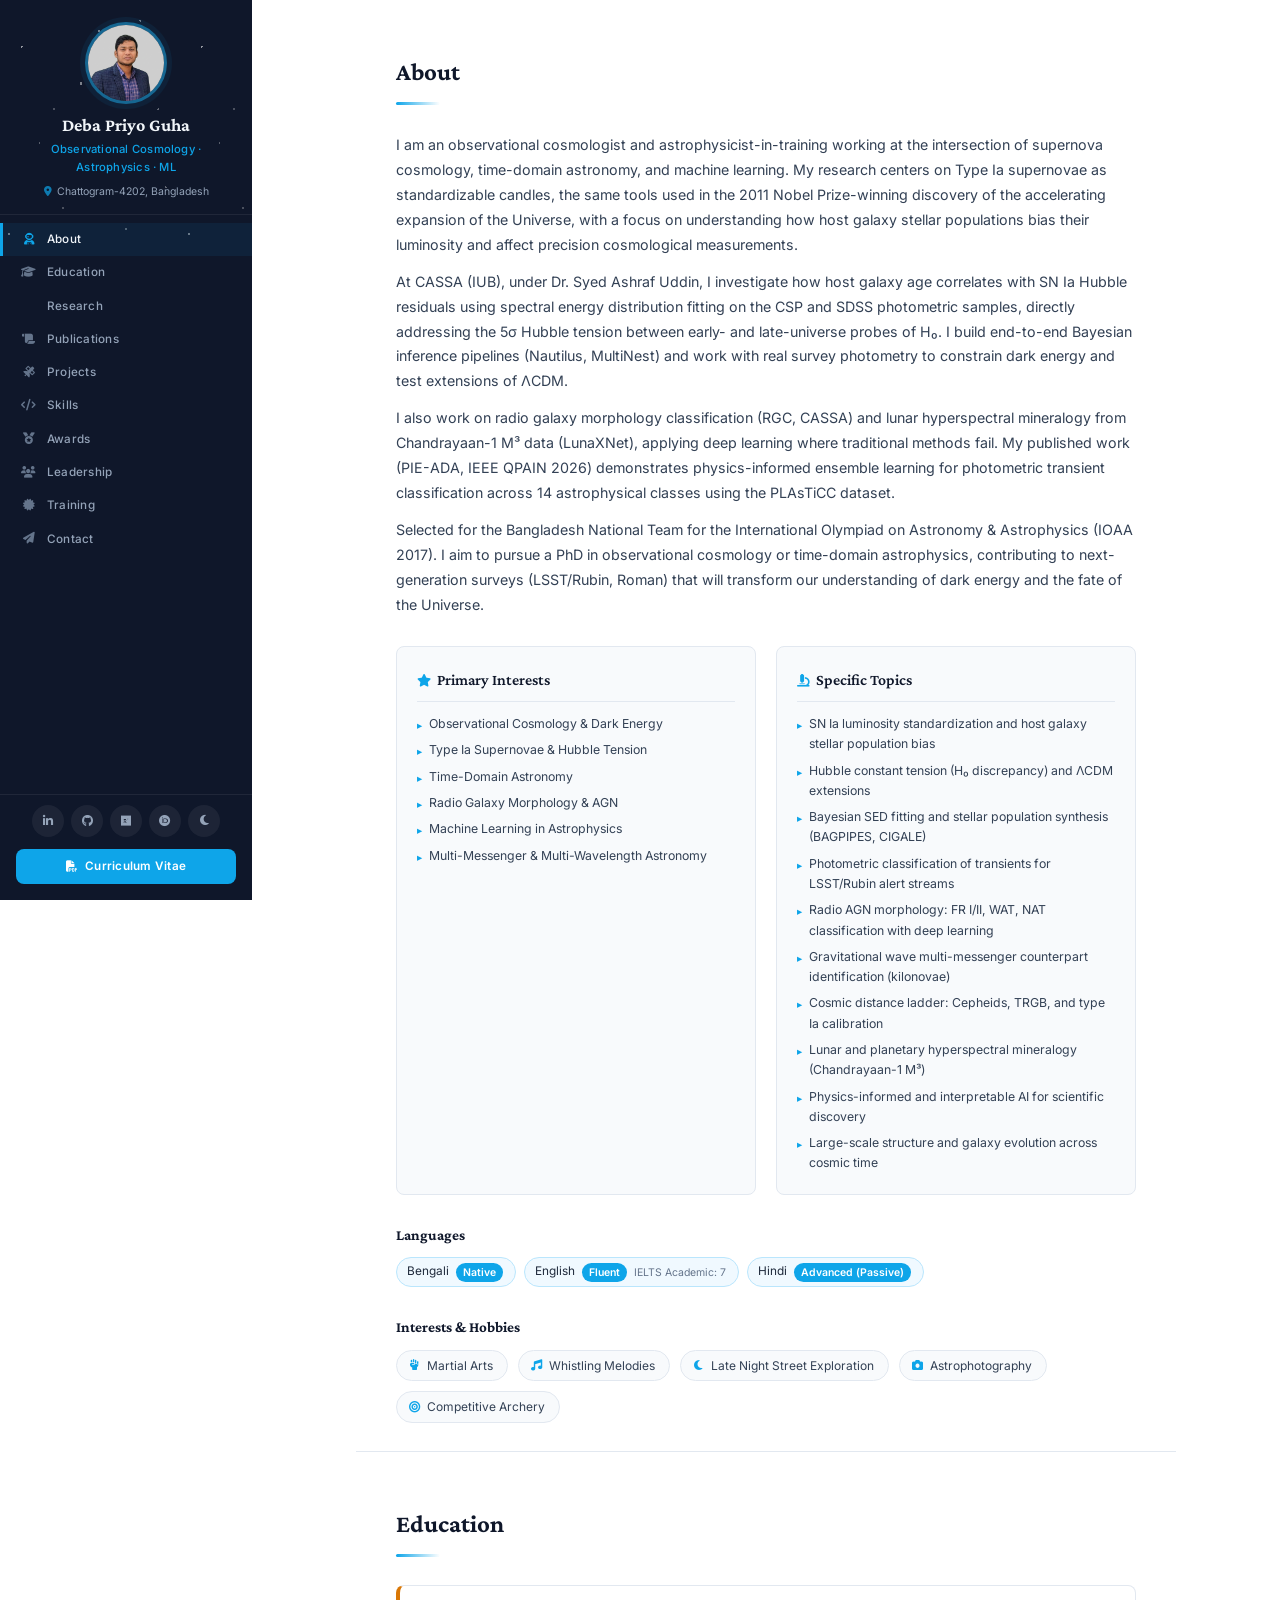
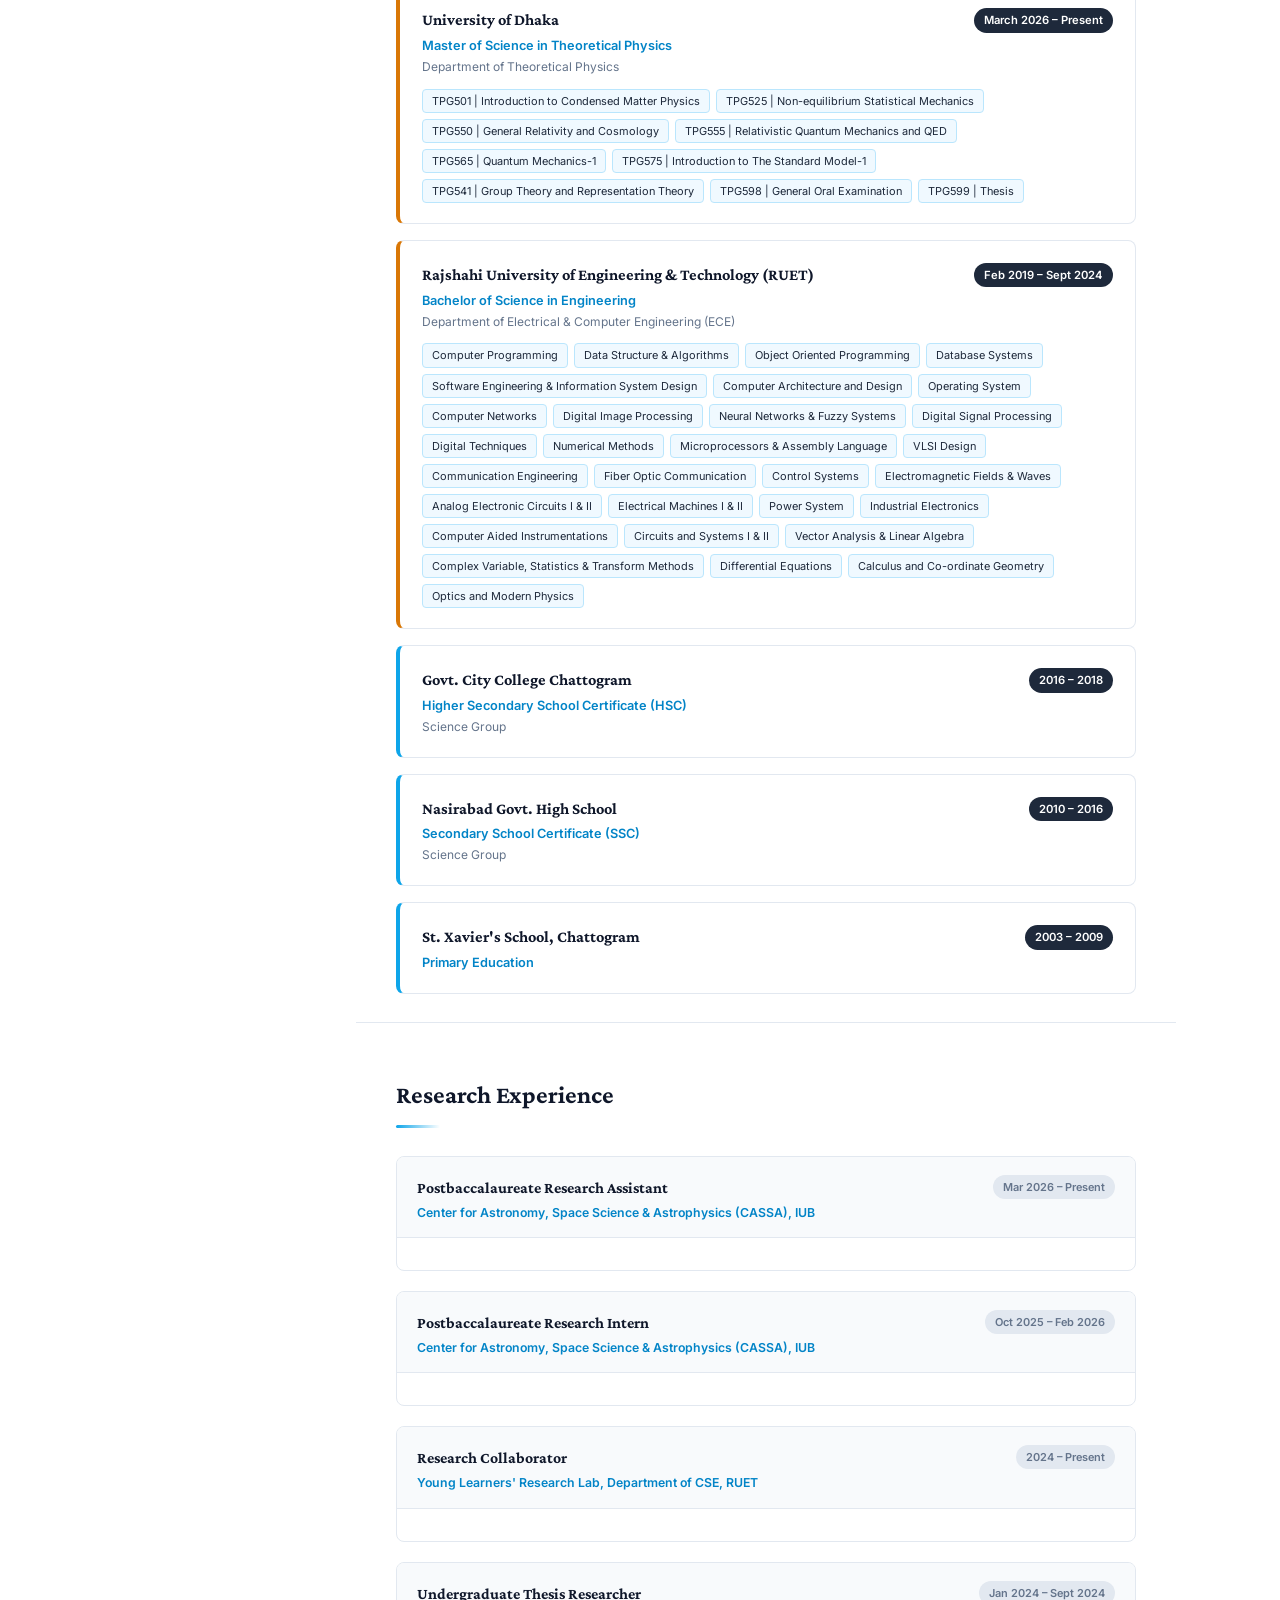
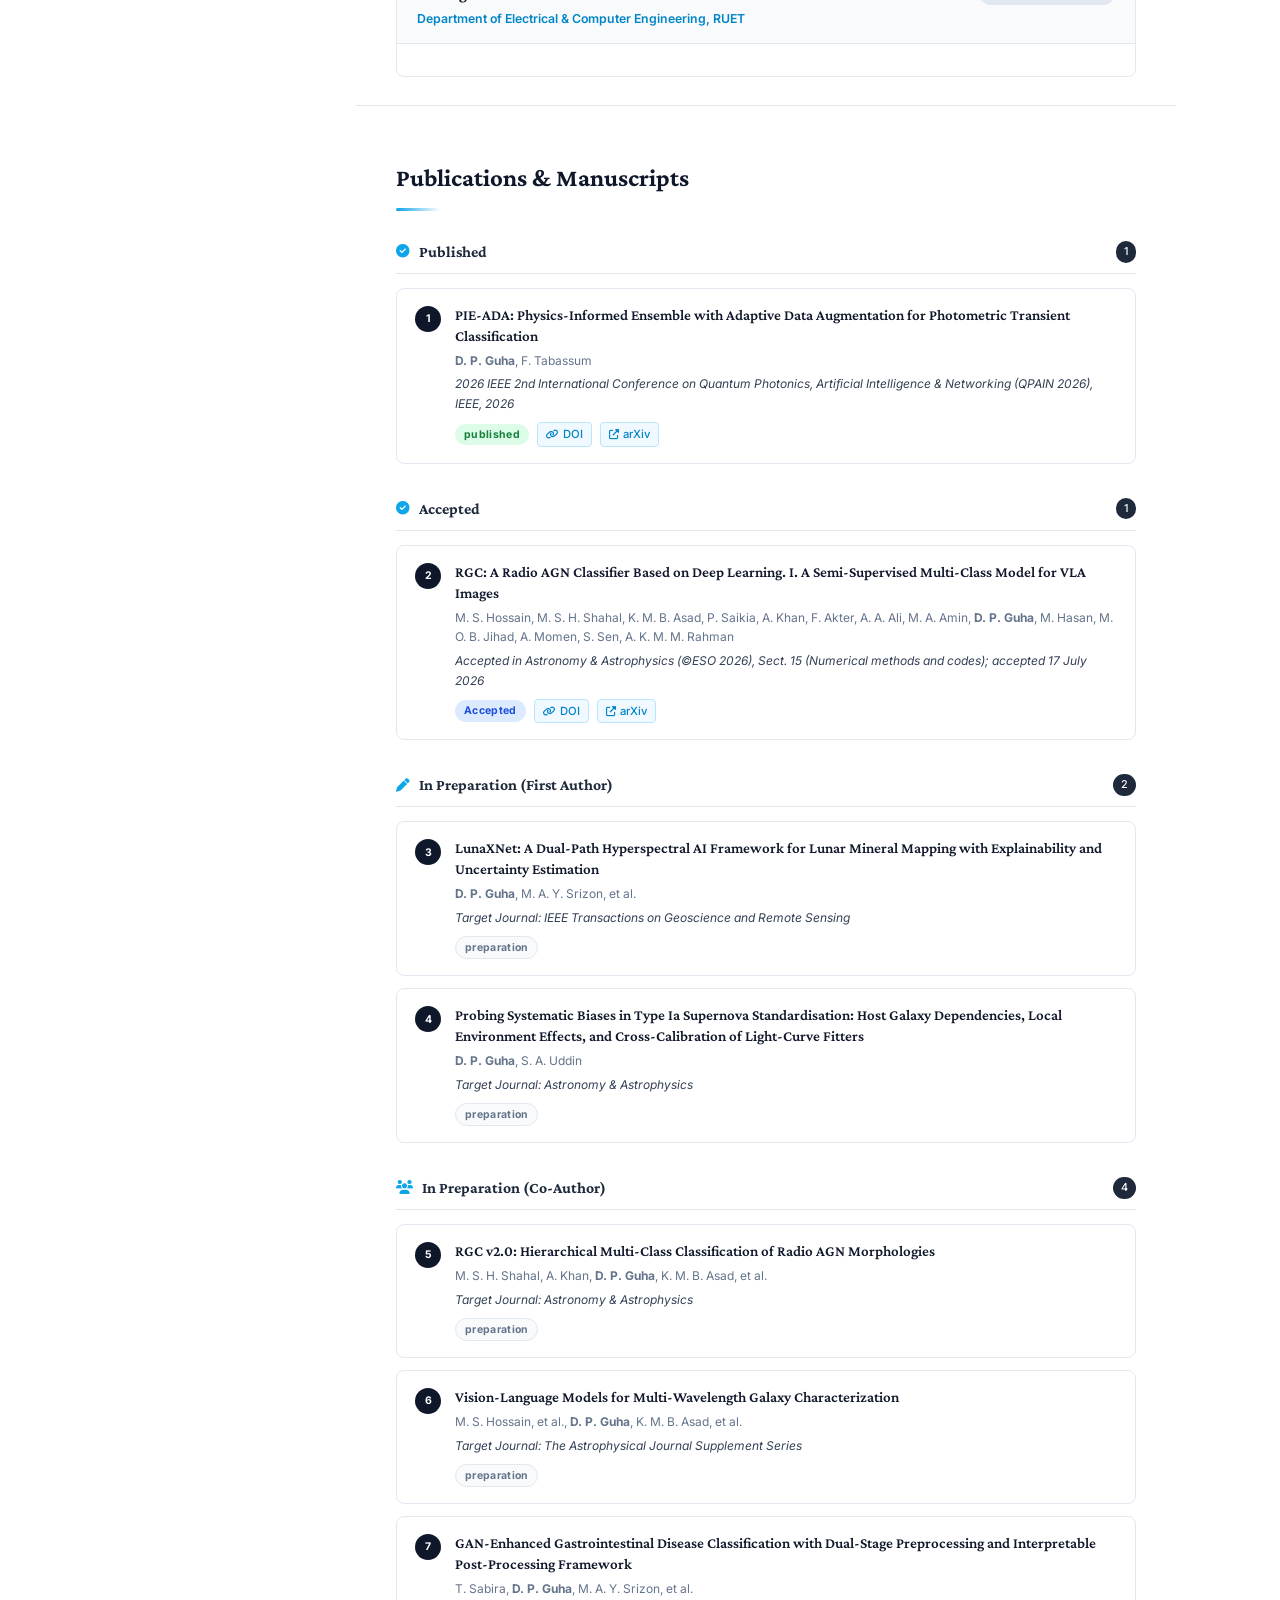
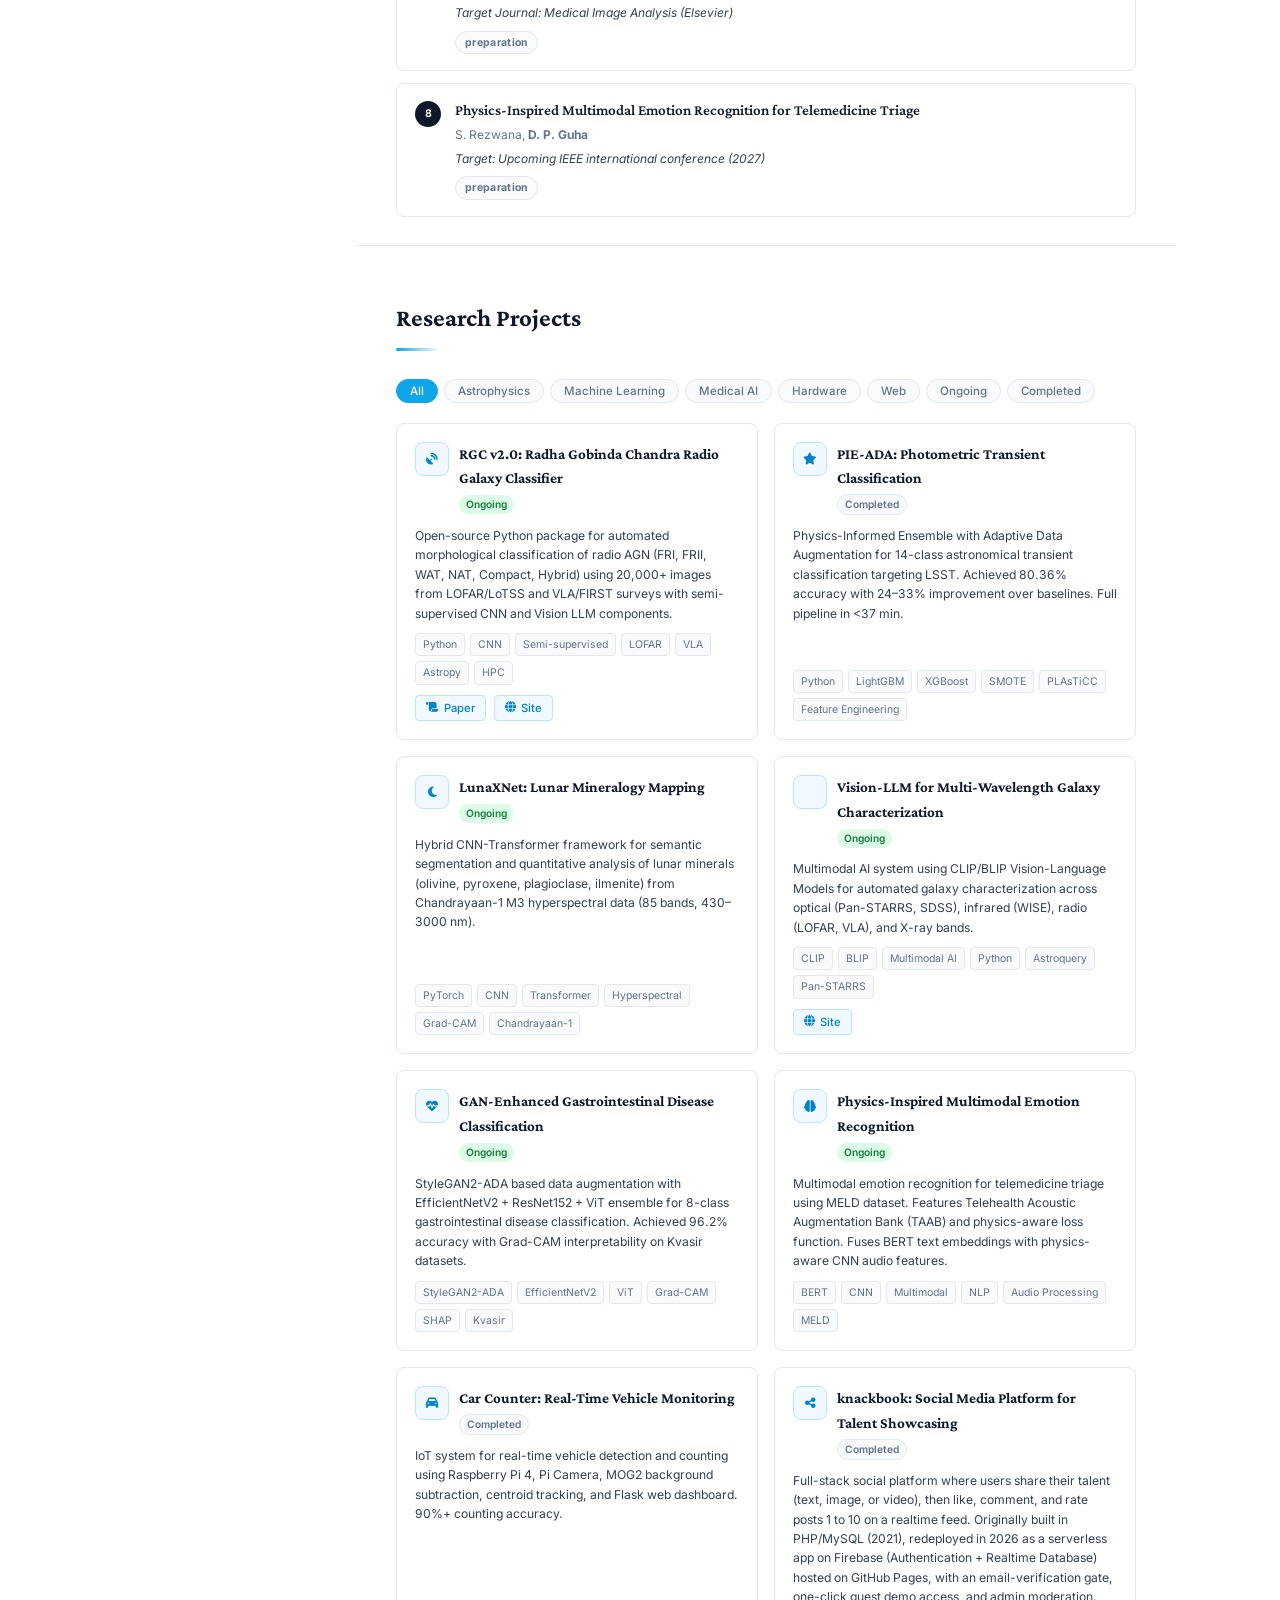
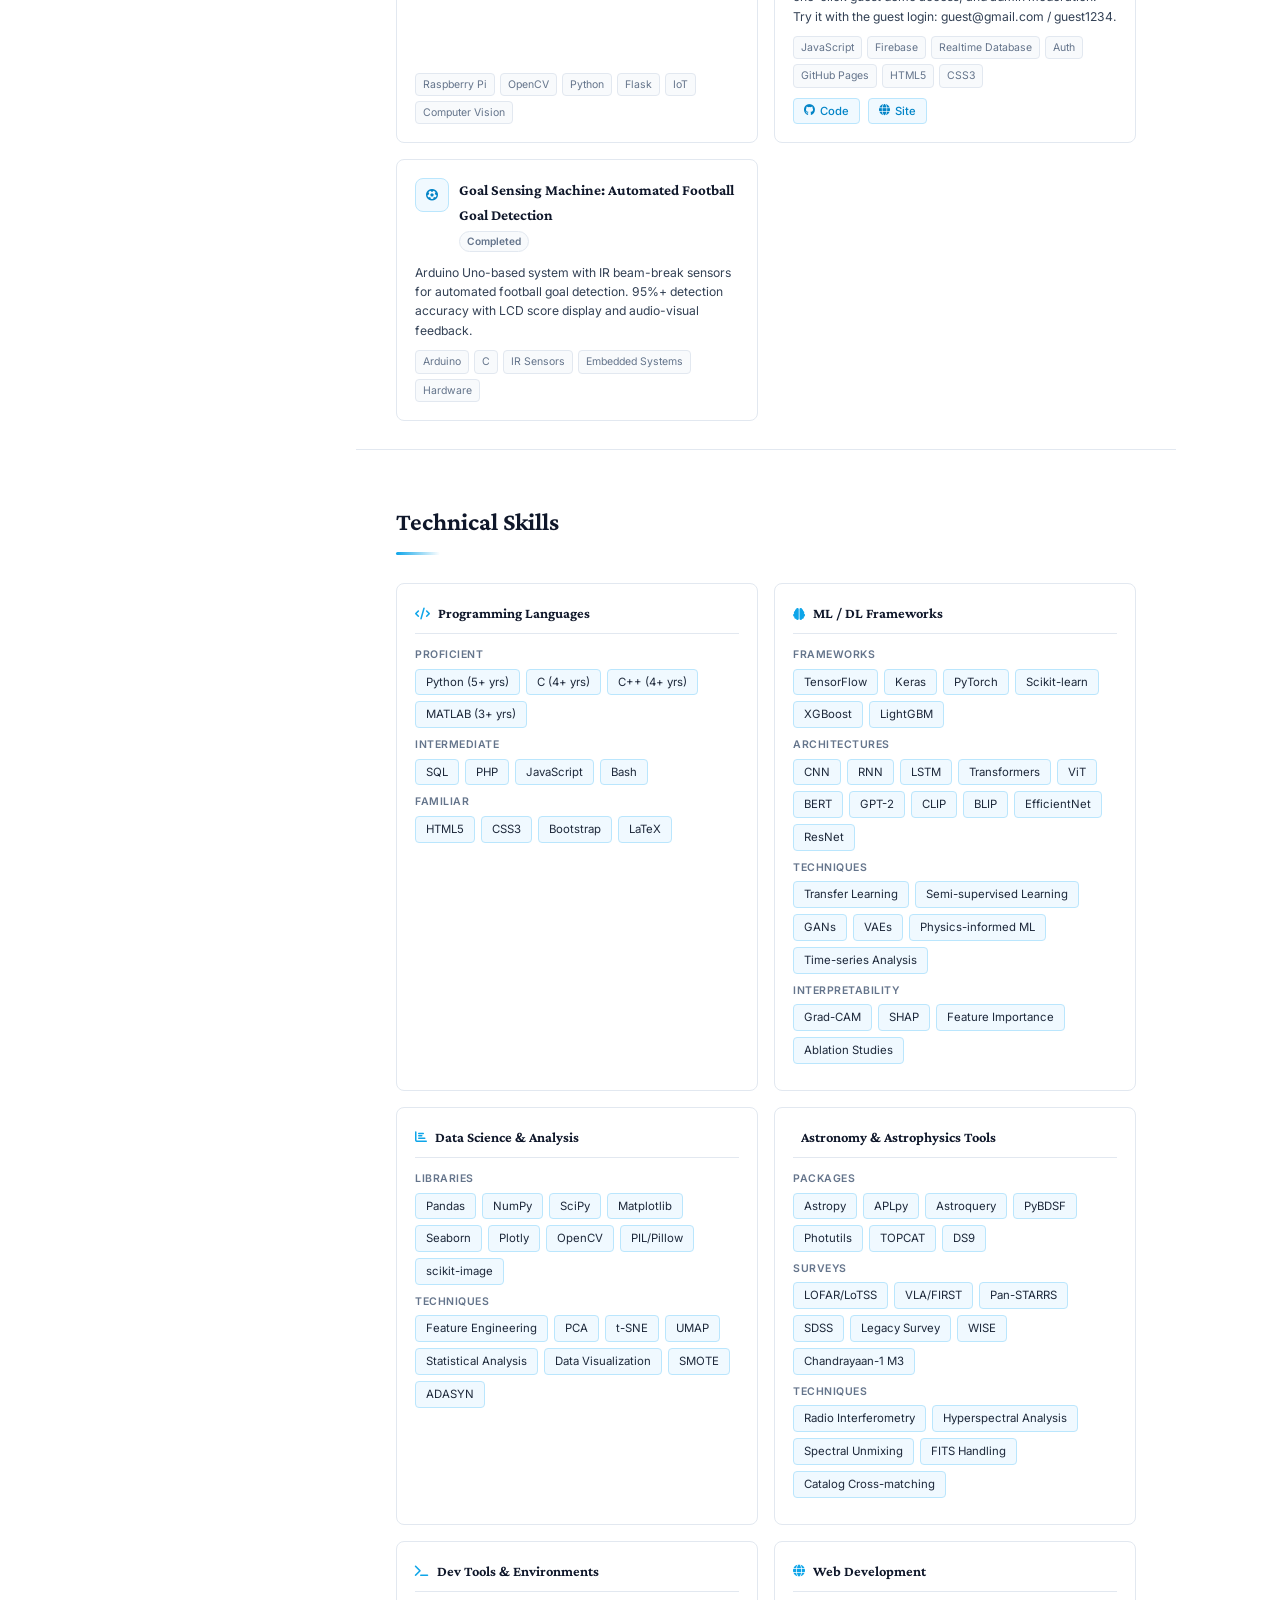
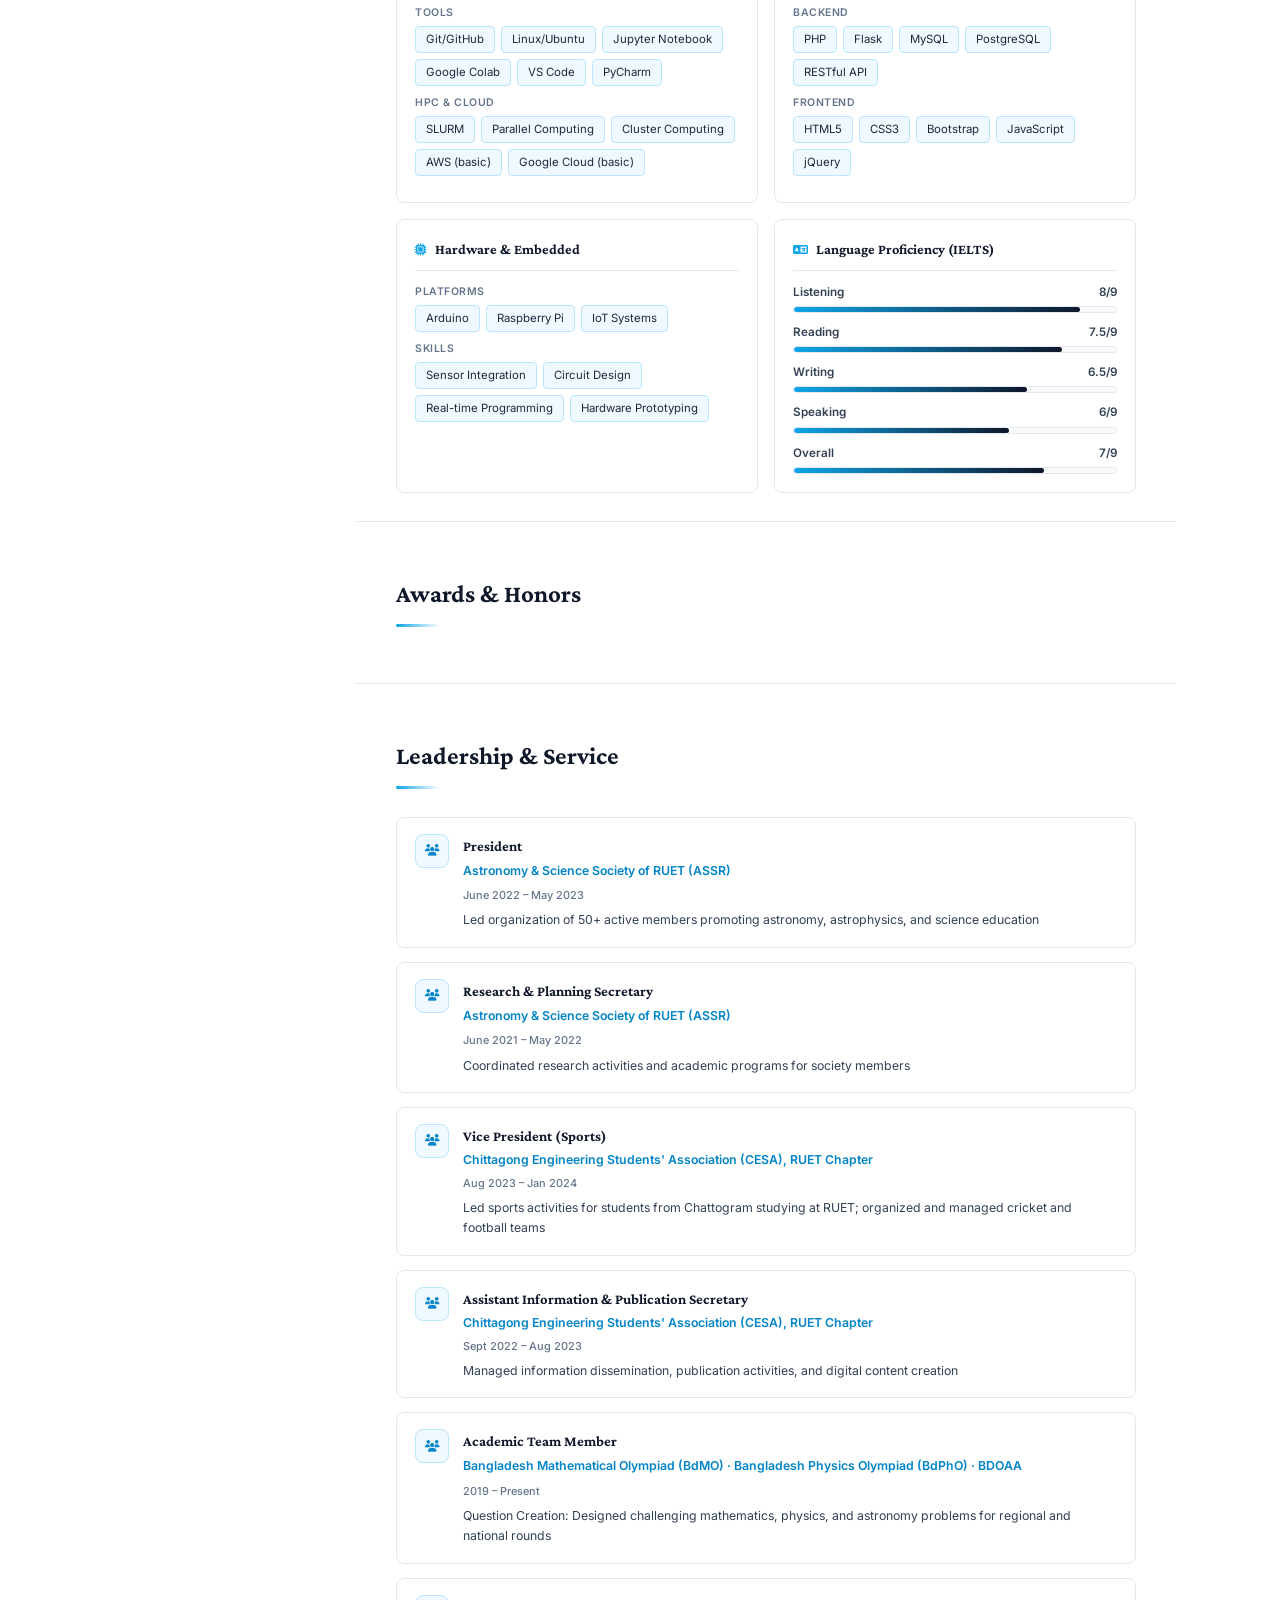
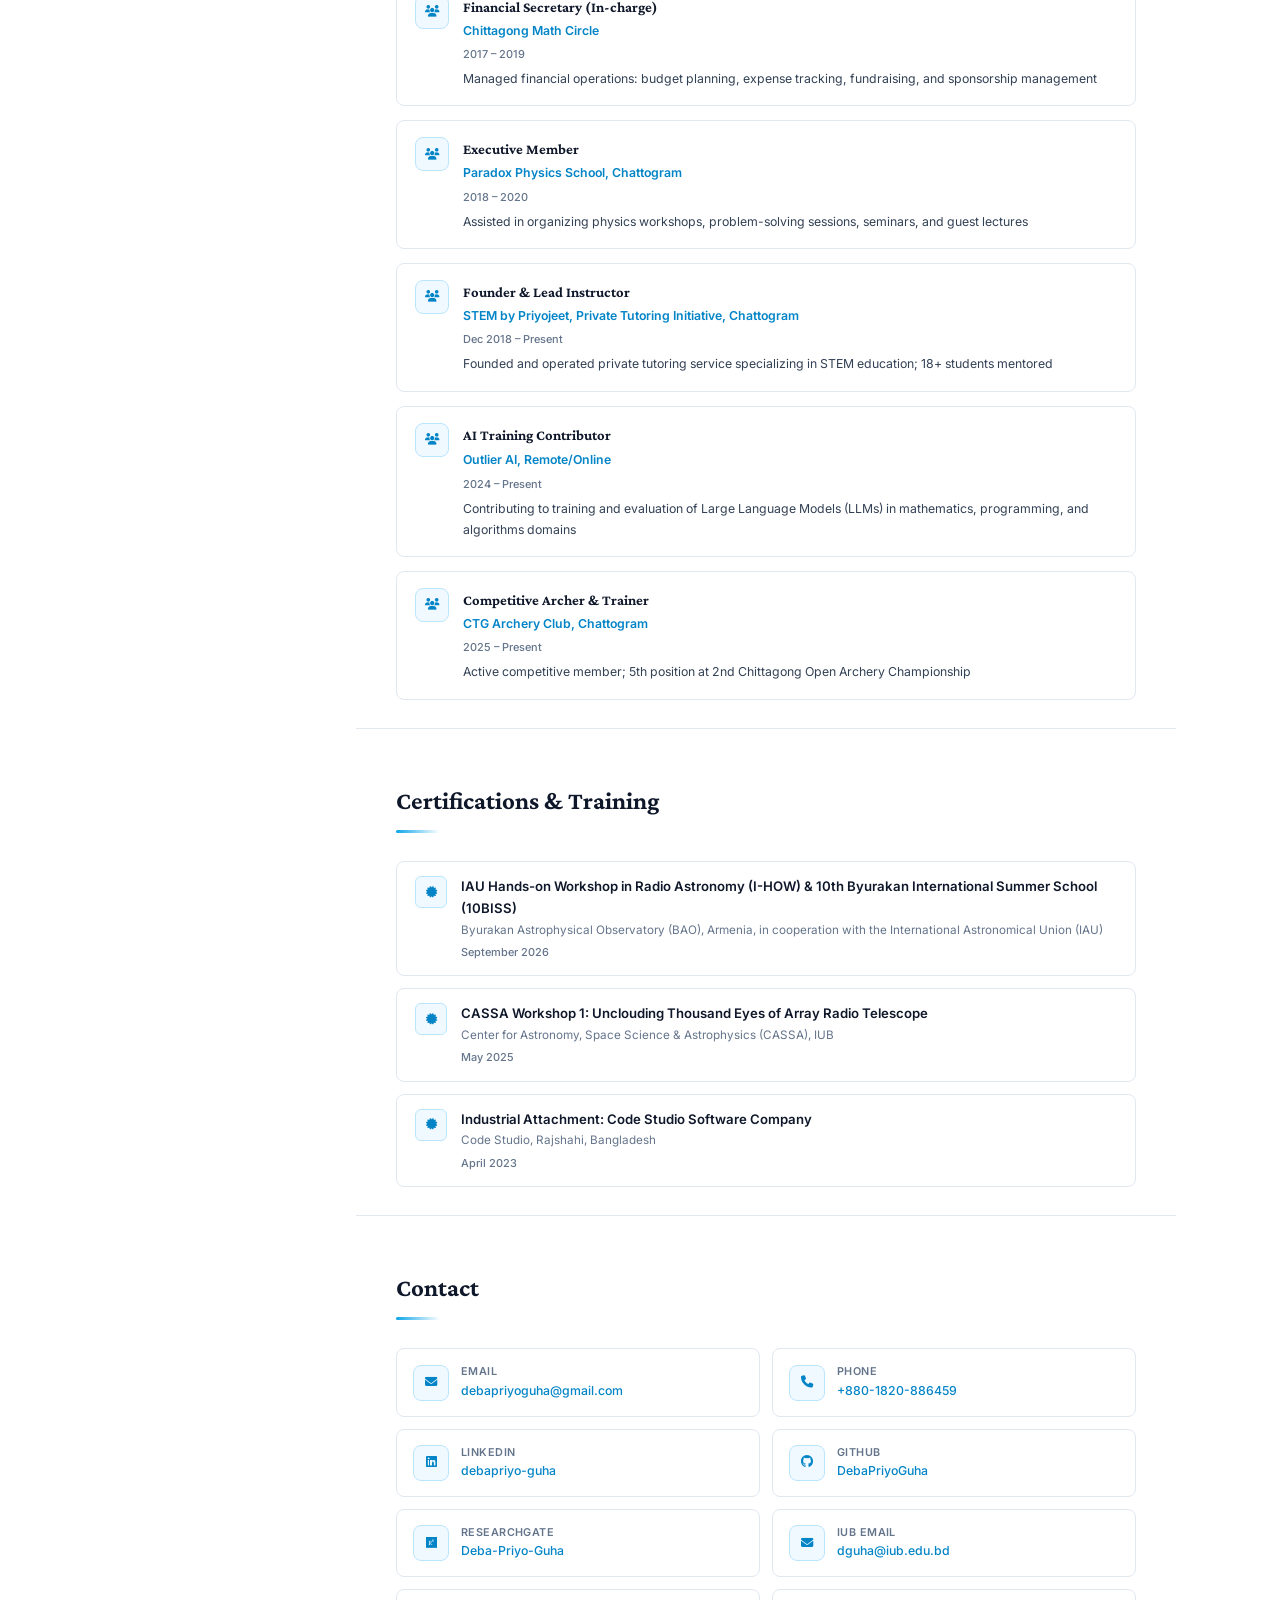
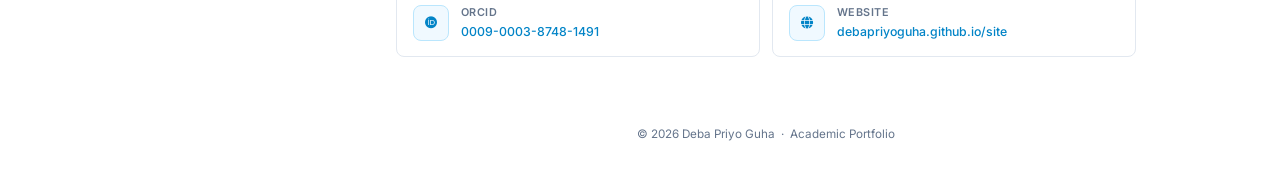
<file: index.html>
<!DOCTYPE html>
<html lang="en">
<head>
    <meta charset="UTF-8">
    <meta name="viewport" content="width=device-width, initial-scale=1.0">
    <title>Deba Priyo Guha — Astrophysics</title>
    <meta name="description" content="Academic portfolio of Deba Priyo Guha — ML Researcher & Astrophysicist">

    <link rel="icon" type="image/png" href="assets/images/favicon.png">

    <link rel="preconnect" href="https://fonts.googleapis.com">
    <link rel="preconnect" href="https://fonts.gstatic.com" crossorigin>
    <link href="https://fonts.googleapis.com/css2?family=Crimson+Pro:ital,wght@0,400;0,600;0,700;1,400&family=Inter:wght@300;400;500;600&display=swap" rel="stylesheet">
    <link rel="stylesheet" href="https://cdnjs.cloudflare.com/ajax/libs/font-awesome/6.5.0/css/all.min.css">
    <link rel="stylesheet" href="css/style.css">
</head>
<body>

<div class="shell">

    <!-- ═══════════════ SIDEBAR ═══════════════ -->
    <aside class="sidebar" id="sidebar">
        <div class="sb-stars"></div>

        <div class="sb-profile">
            <div class="sb-photo" id="sbPhotoWrap" title="Click to enlarge">
                <img src="assets/images/profile.jpg" alt="Deba Priyo Guha" id="sbPhoto">
            </div>
            <h1 class="sb-name"><a href="./" id="sbName">Deba Priyo Guha</a></h1>
            <p class="sb-role" id="sbRole">ML Researcher · Astrophysics</p>
            <p class="sb-loc"><i class="fas fa-map-marker-alt"></i> <span id="sbLoc">Chattogram, Bangladesh</span></p>
        </div>

        <nav class="sb-nav">
            <a href="#about"          class="nl active" data-s="about"><i class="fas fa-user-astronaut"></i><span>About</span></a>
            <a href="#education"      class="nl" data-s="education"><i class="fas fa-graduation-cap"></i><span>Education</span></a>
            <a href="#experience"     class="nl" data-s="experience"><i class="fas fa-telescope"></i><span>Research</span></a>
            <a href="#publications"   class="nl" data-s="publications"><i class="fas fa-scroll"></i><span>Publications</span></a>
            <a href="#projects"       class="nl" data-s="projects"><i class="fas fa-satellite"></i><span>Projects</span></a>
            <a href="#skills"         class="nl" data-s="skills"><i class="fas fa-code"></i><span>Skills</span></a>
            <a href="#awards"         class="nl" data-s="awards"><i class="fas fa-medal"></i><span>Awards</span></a>
            <a href="#leadership"     class="nl" data-s="leadership"><i class="fas fa-users"></i><span>Leadership</span></a>
            <a href="#certifications" class="nl" data-s="certifications"><i class="fas fa-certificate"></i><span>Training</span></a>
            <a href="#contact"        class="nl" data-s="contact"><i class="fas fa-paper-plane"></i><span>Contact</span></a>
        </nav>

        <div class="sb-social">
            <a href="https://www.linkedin.com/in/debapriyo-guha/" target="_blank" title="LinkedIn"><i class="fab fa-linkedin-in"></i></a>
            <a href="https://github.com/DebaPriyoGuha" target="_blank" title="GitHub"><i class="fab fa-github"></i></a>
            <a href="https://www.researchgate.net/profile/Deba-Priyo-Guha" target="_blank" title="ResearchGate"><i class="fab fa-researchgate"></i></a>
            <a href="https://orcid.org/0009-0003-8748-1491" target="_blank" title="ORCID"><i class="fab fa-orcid"></i></a>
            <button class="sb-social-theme" id="themeToggle" title="Toggle light / dark mode"><i class="fas fa-moon"></i></button>
        </div>

        <a href="assets/DebaPriyoGuha_CV_2026.pdf" download="DebaPriyoGuha_CV_2026.pdf" class="sb-cv"><i class="fas fa-file-pdf"></i> Curriculum Vitae</a>
    </aside>

    <!-- ═══════════════ MAIN ═══════════════ -->
    <main class="main" id="main">

        <!-- Mobile bar -->
        <div class="mob-bar">
            <button class="mob-toggle" id="mobToggle"><i class="fas fa-bars"></i></button>
            <span>Deba Priyo Guha</span>
            <button class="mob-theme-btn" id="themeToggleMobile" title="Toggle theme"><i class="fas fa-moon"></i></button>
        </div>

        <!-- ABOUT -->
        <section id="about" class="sec fade-in">
            <h2 class="sh"><span>About</span></h2>
            <div id="aboutContent"><div class="spin"><i class="fas fa-spinner fa-spin"></i></div></div>
        </section>

        <!-- EDUCATION -->
        <section id="education" class="sec fade-in">
            <h2 class="sh"><span>Education</span></h2>
            <div id="educationContent"><div class="spin"><i class="fas fa-spinner fa-spin"></i></div></div>
        </section>

        <!-- RESEARCH -->
        <section id="experience" class="sec fade-in">
            <h2 class="sh"><span>Research Experience</span></h2>
            <div id="experienceContent"><div class="spin"><i class="fas fa-spinner fa-spin"></i></div></div>
        </section>

        <!-- PUBLICATIONS -->
        <section id="publications" class="sec fade-in">
            <h2 class="sh"><span>Publications &amp; Manuscripts</span></h2>
            <div id="publicationsContent"><div class="spin"><i class="fas fa-spinner fa-spin"></i></div></div>
        </section>

        <!-- PROJECTS -->
        <section id="projects" class="sec fade-in">
            <h2 class="sh"><span>Research Projects</span></h2>
            <div class="fbar" id="fbar">
                <button class="fb active" data-f="all">All</button>
                <button class="fb" data-f="astro">Astrophysics</button>
                <button class="fb" data-f="ml">Machine Learning</button>
                <button class="fb" data-f="medical">Medical AI</button>
                <button class="fb" data-f="hardware">Hardware</button>
                <button class="fb" data-f="web">Web</button>
                <button class="fb" data-f="ongoing">Ongoing</button>
                <button class="fb" data-f="completed">Completed</button>
            </div>
            <div id="projectsContent"><div class="spin"><i class="fas fa-spinner fa-spin"></i></div></div>
        </section>

        <!-- SKILLS -->
        <section id="skills" class="sec fade-in">
            <h2 class="sh"><span>Technical Skills</span></h2>
            <div id="skillsContent"><div class="spin"><i class="fas fa-spinner fa-spin"></i></div></div>
        </section>

        <!-- AWARDS -->
        <section id="awards" class="sec fade-in">
            <h2 class="sh"><span>Awards &amp; Honors</span></h2>
            <div id="awardsContent"><div class="spin"><i class="fas fa-spinner fa-spin"></i></div></div>
        </section>

        <!-- LEADERSHIP -->
        <section id="leadership" class="sec fade-in">
            <h2 class="sh"><span>Leadership &amp; Service</span></h2>
            <div id="leadershipContent"><div class="spin"><i class="fas fa-spinner fa-spin"></i></div></div>
        </section>

        <!-- TRAINING -->
        <section id="certifications" class="sec fade-in">
            <h2 class="sh"><span>Certifications &amp; Training</span></h2>
            <div id="certificationsContent"><div class="spin"><i class="fas fa-spinner fa-spin"></i></div></div>
        </section>

        <!-- CONTACT -->
        <section id="contact" class="sec fade-in">
            <h2 class="sh"><span>Contact</span></h2>
            <div id="contactContent"><div class="spin"><i class="fas fa-spinner fa-spin"></i></div></div>
        </section>

        <footer class="footer">
            <p>© <span id="yr"></span> Deba Priyo Guha &nbsp;·&nbsp; Academic Portfolio</p>
        </footer>

    </main>
</div>

<div class="mob-overlay" id="mobOverlay"></div>

<!-- Photo lightbox -->
<div class="lightbox" id="photoLightbox">
    <div class="lb-backdrop" id="lbBackdrop"></div>
    <img src="assets/images/profile.jpg" alt="Deba Priyo Guha" class="lb-img" id="lbImg">
    <button class="lb-close" id="lbClose"><i class="fas fa-times"></i></button>
</div>

<!-- Game Modal -->
<div class="game-modal" id="gameModal">
    <div class="game-inner">
        <div class="game-header">
            <h3><i class="fas fa-rocket" style="color:var(--sky);margin-right:8px"></i>Take a Break?</h3>
            <button class="game-close" id="closeGameModal"><i class="fas fa-times"></i></button>
        </div>
        <div id="gamePrompt">
            <p>You've been reading for a while!<br>Take a quick break with a space shooter game.</p>
            <div class="game-btns">
                <button id="startGameBtn"><i class="fas fa-play"></i> Play</button>
                <button id="skipGameBtn">Skip</button>
            </div>
        </div>
        <div id="gameHud">
            <span><i class="fas fa-star" style="color:#facc15"></i> Score: <b id="gameScore">0</b></span>
            <span><i class="fas fa-heart" style="color:#f87171"></i> Lives: <b id="gameLives">3</b></span>
            <button id="replayGameBtn" style="display:none;align-items:center;gap:5px;background:var(--sky);border:none;color:#fff;padding:3px 12px;border-radius:4px;cursor:pointer;font-size:.75rem;font-weight:600"><i class="fas fa-redo"></i> Play Again</button>
            <button id="exitGameBtn" style="background:rgba(255,255,255,.08);border:none;color:#8b949e;padding:3px 10px;border-radius:4px;cursor:pointer;font-size:.75rem">Exit</button>
        </div>
        <canvas id="gameCanvas"></canvas>
    </div>
</div>

<script src="js/theme.js"></script>
<script src="js/main.js"></script>
<script src="js/game.js"></script>
</body>
</html>
</file>
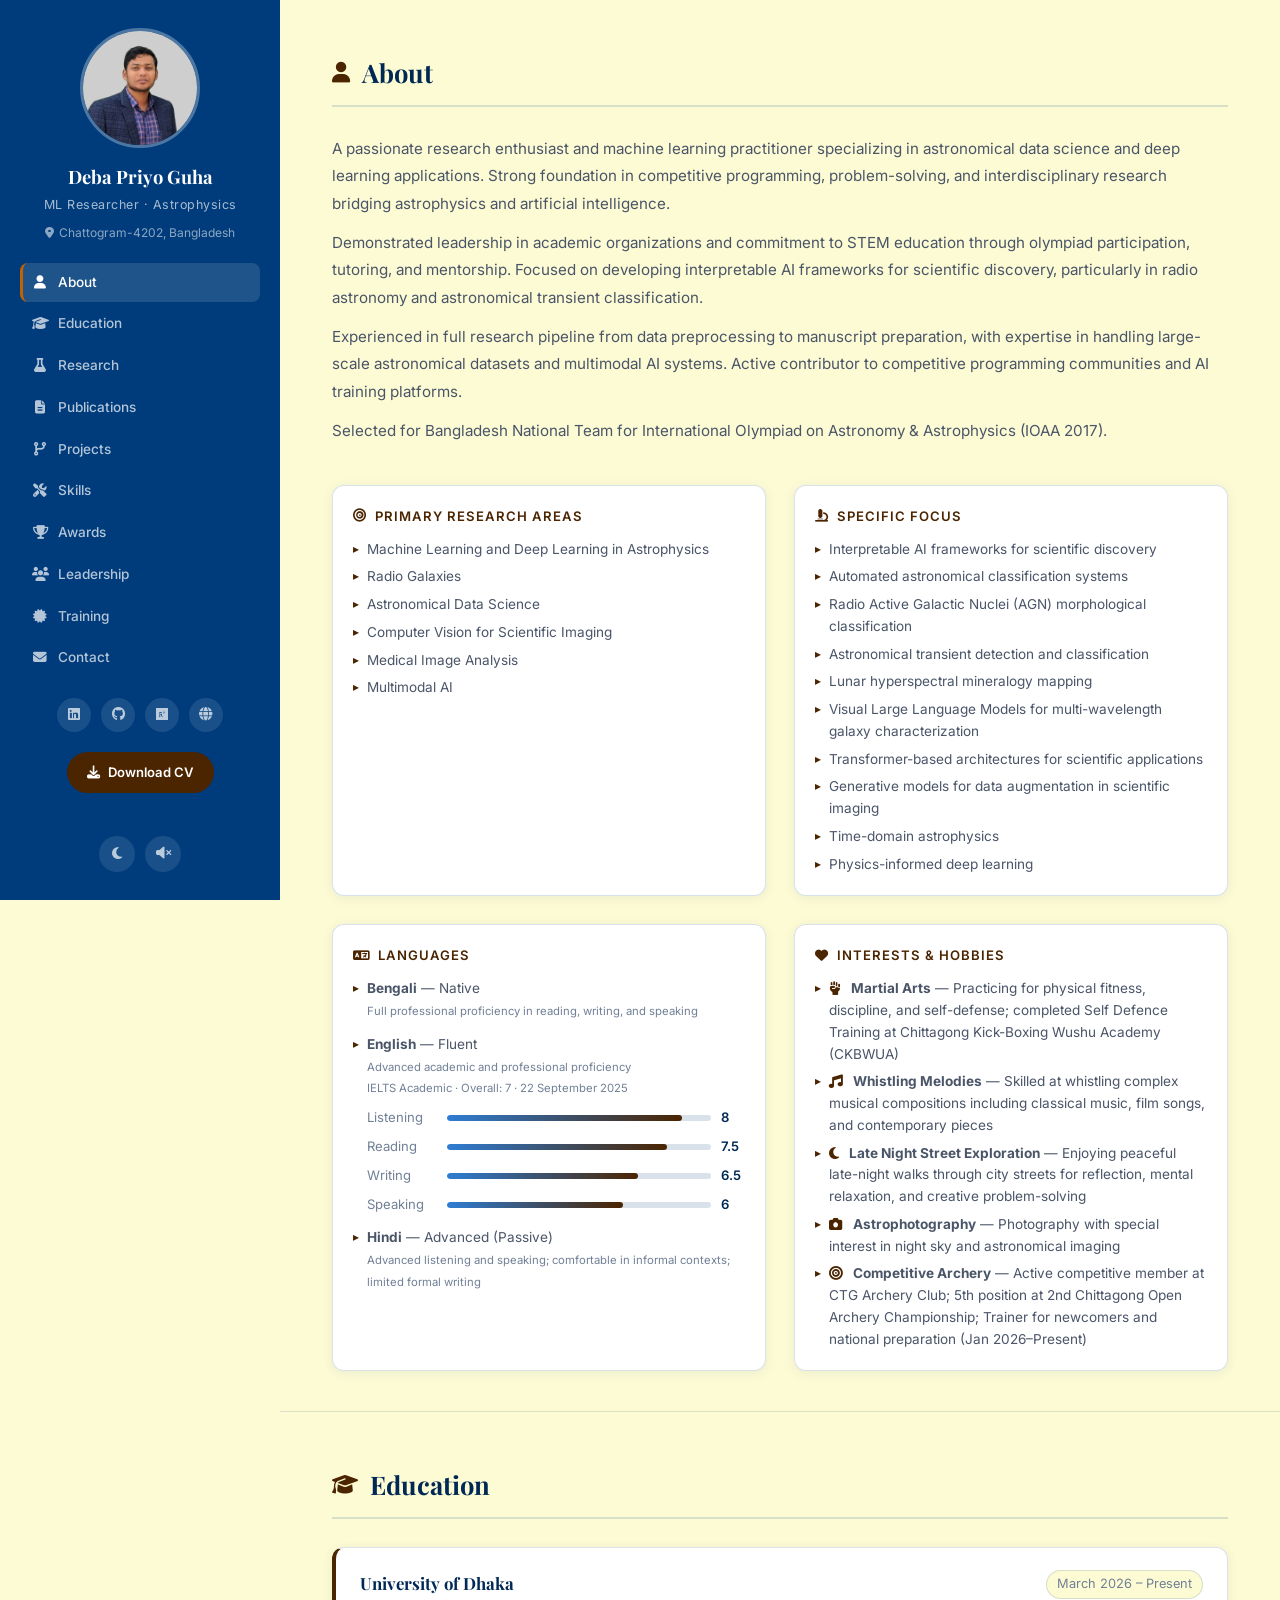
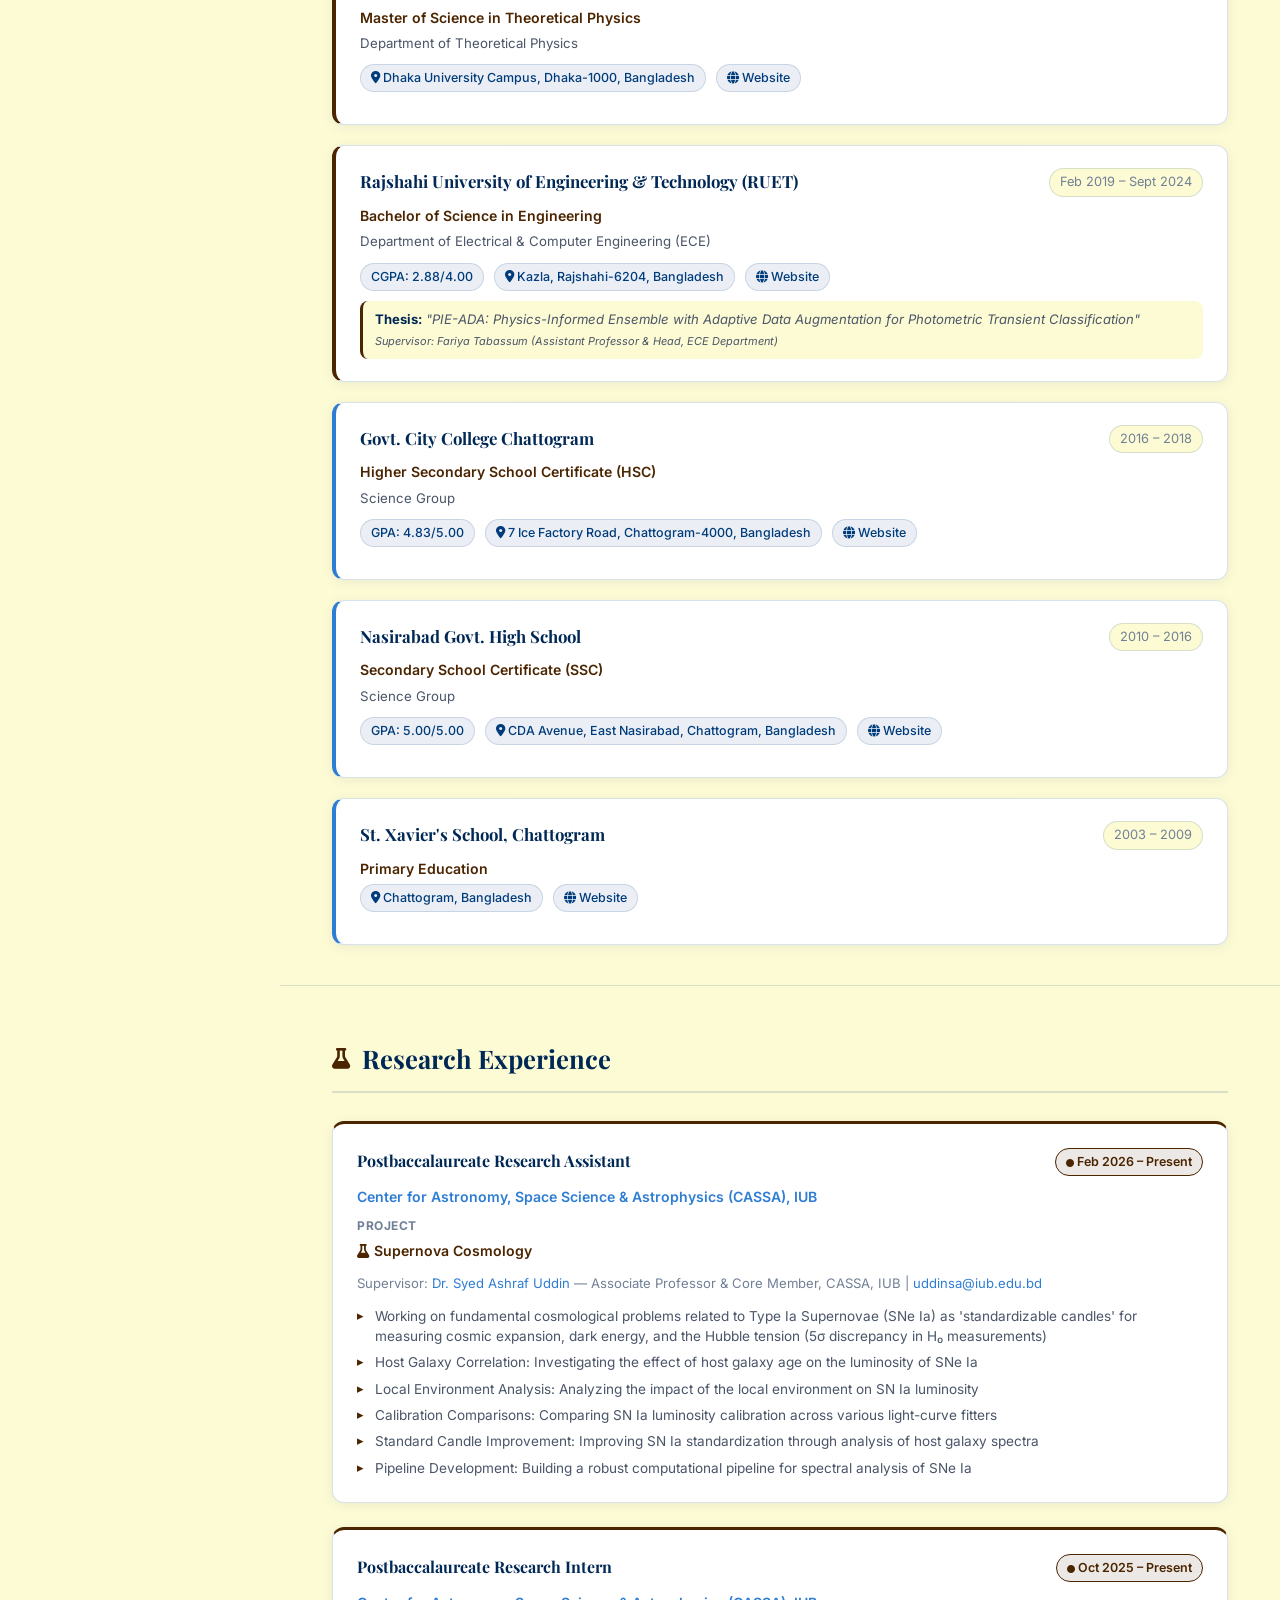
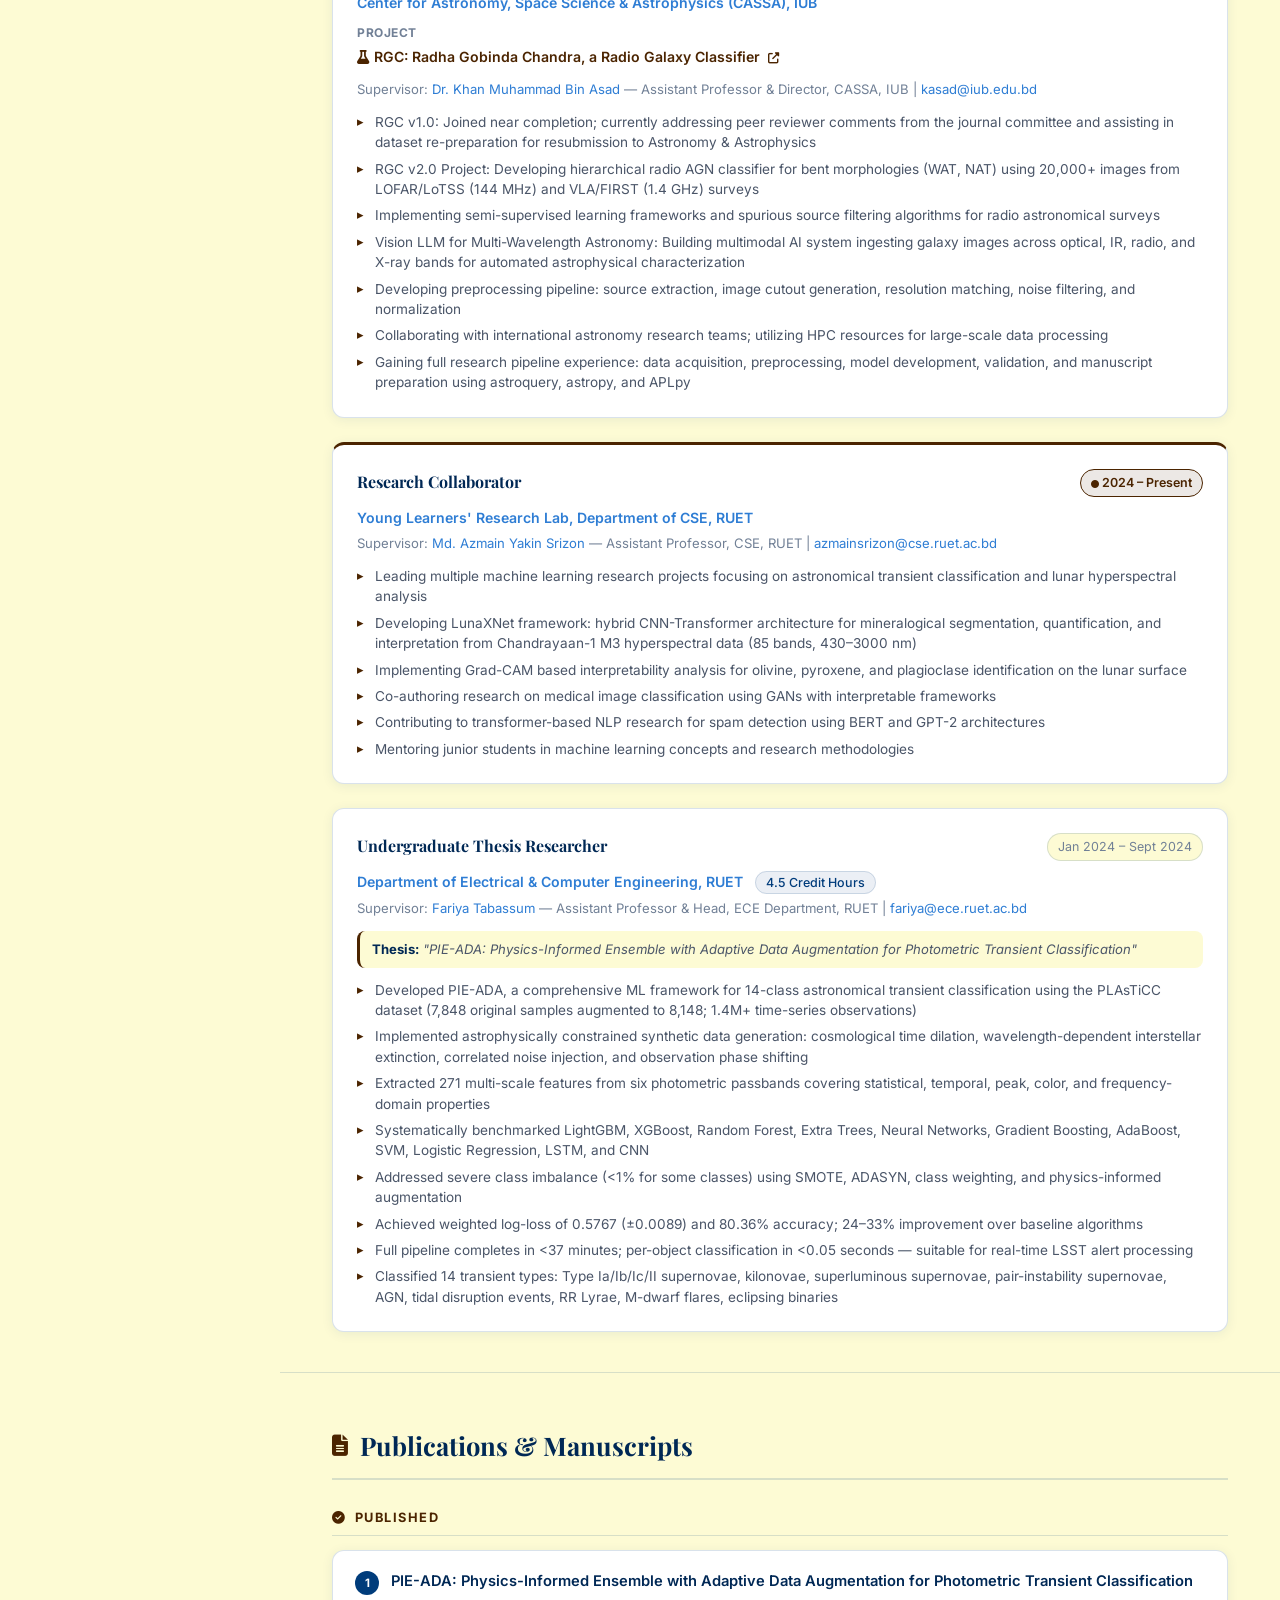
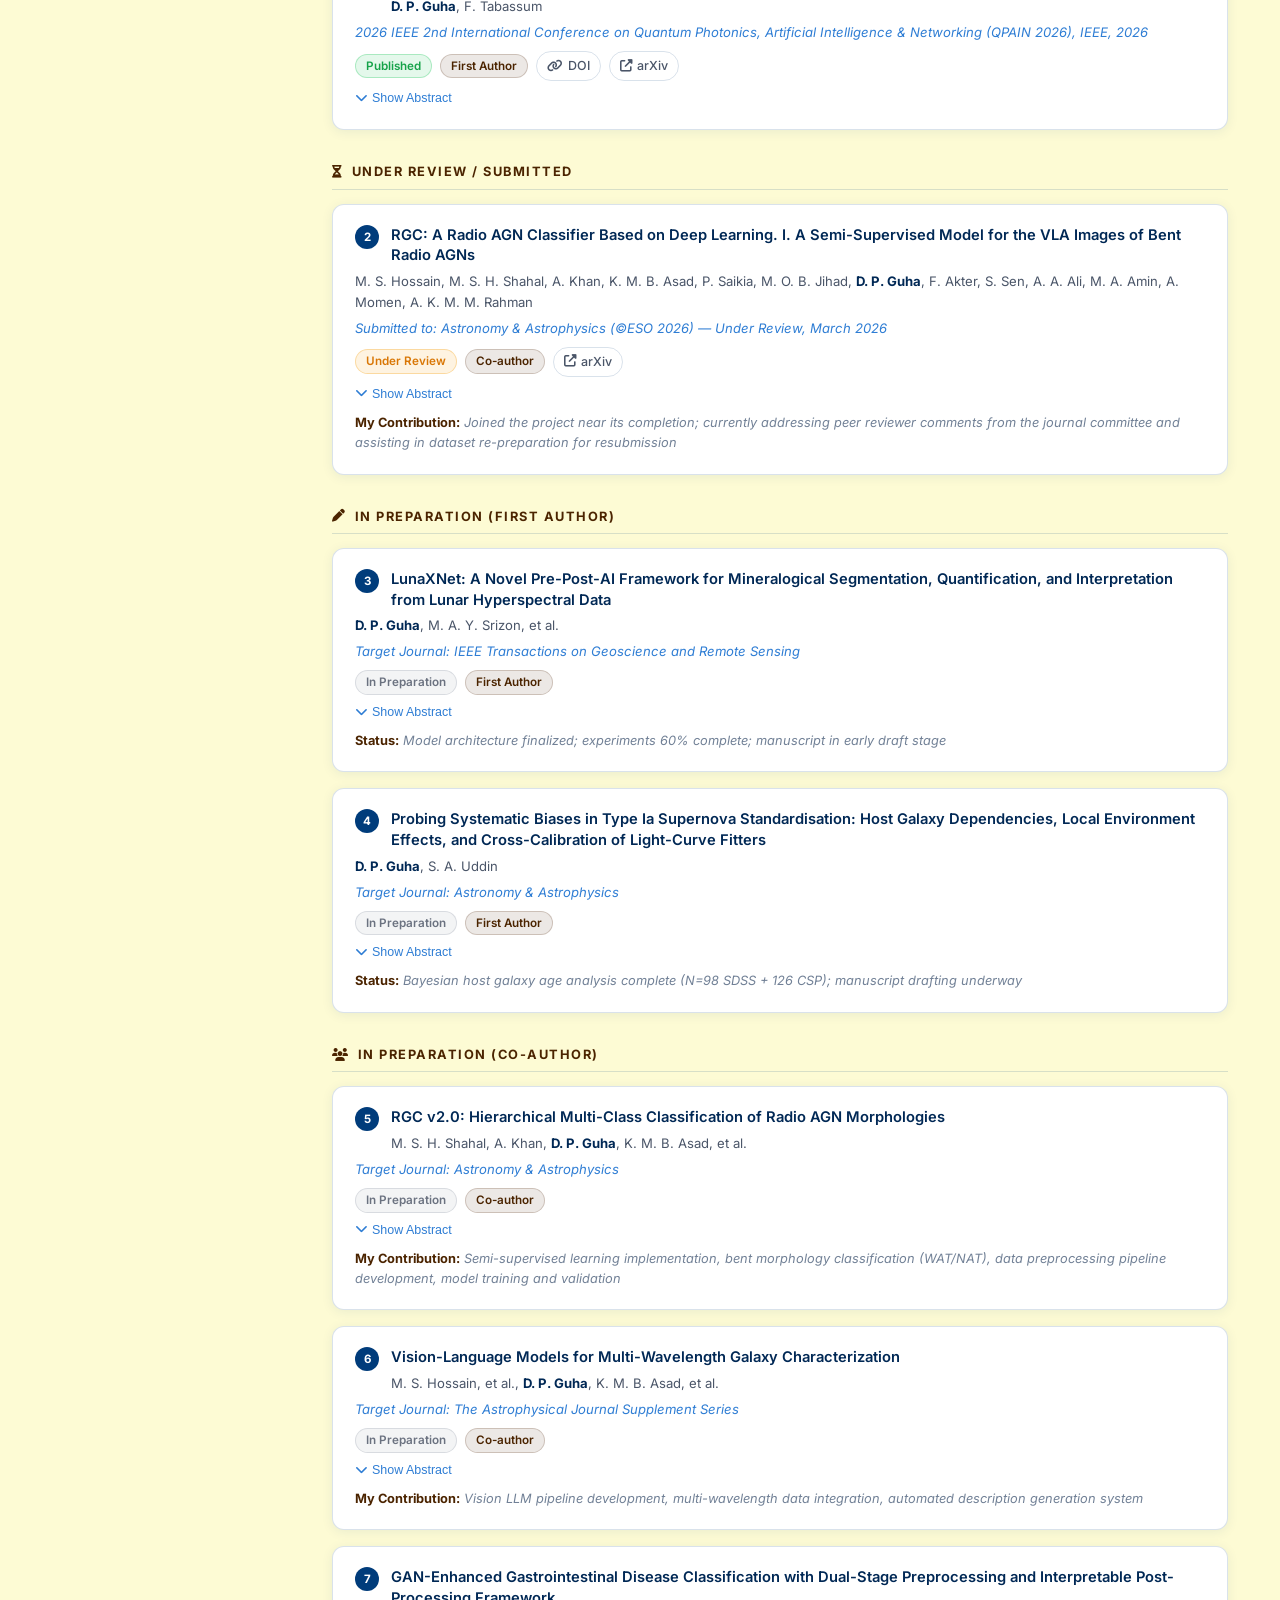
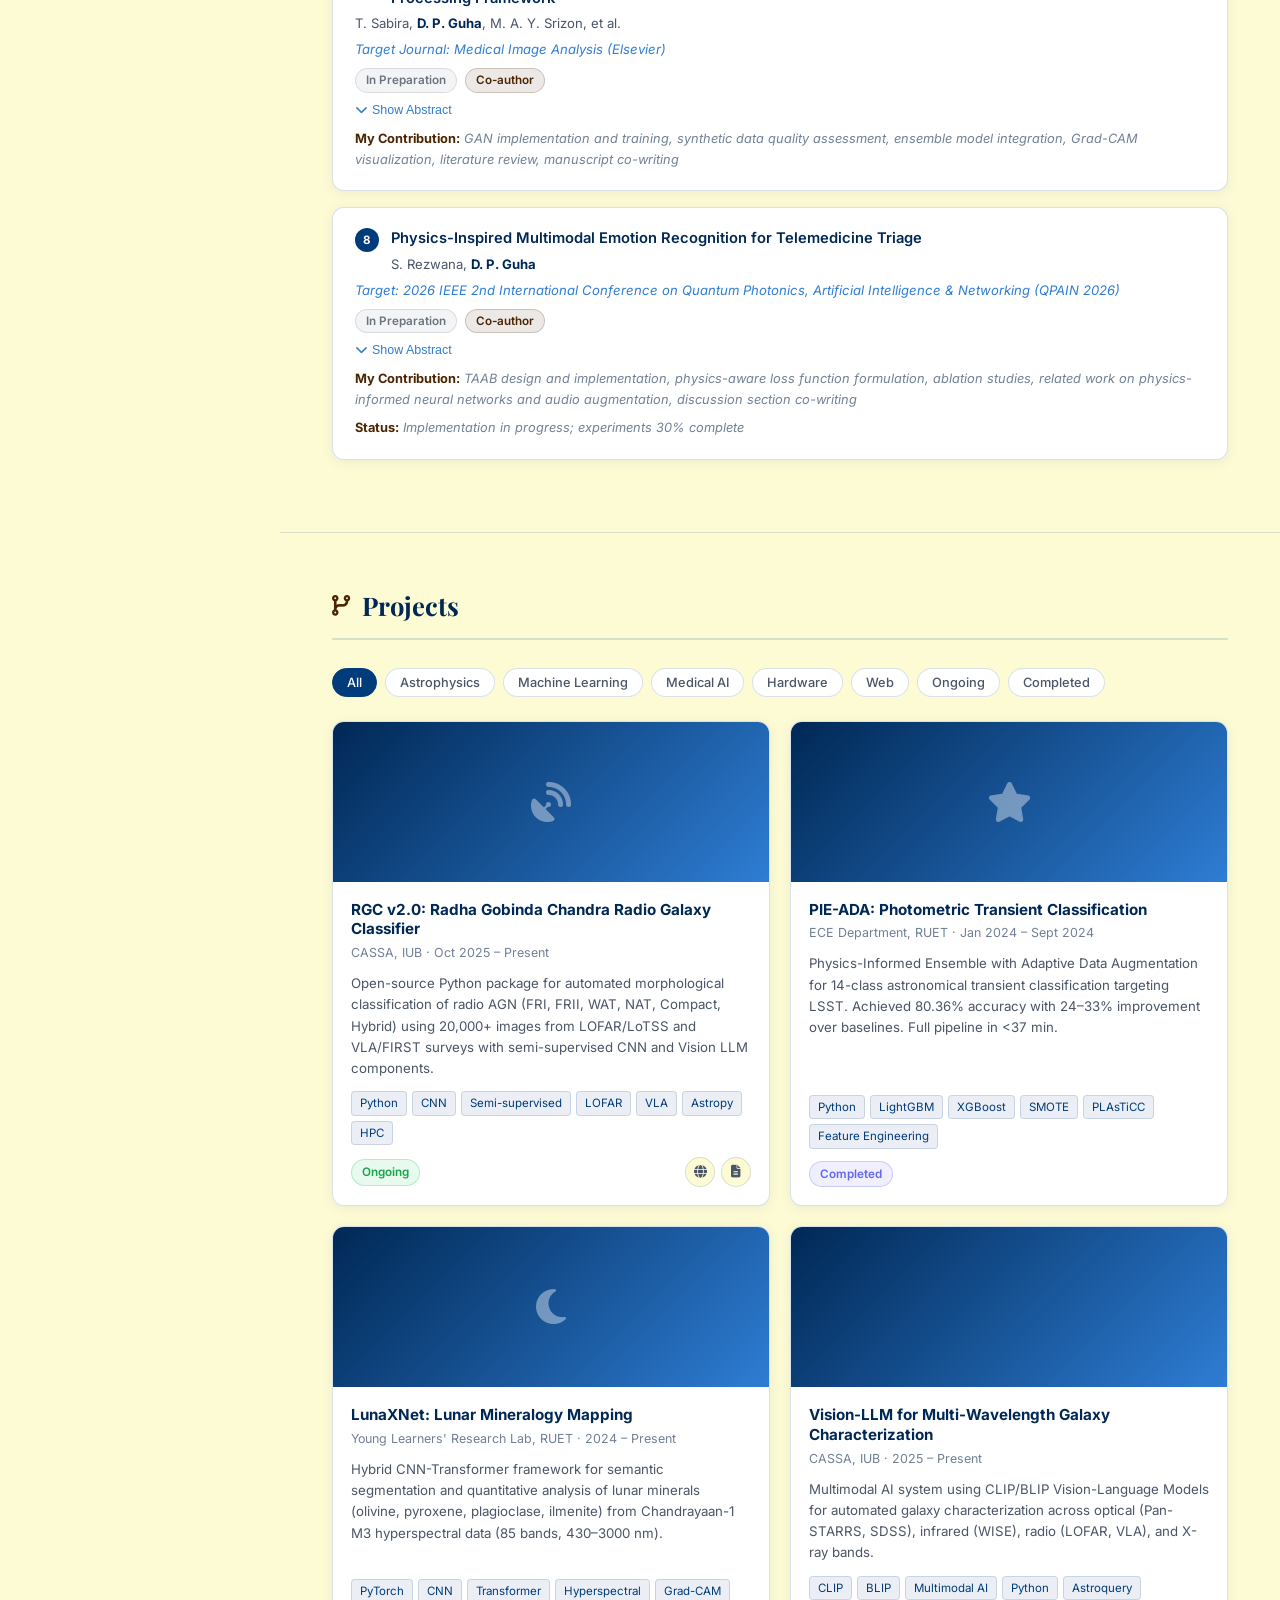
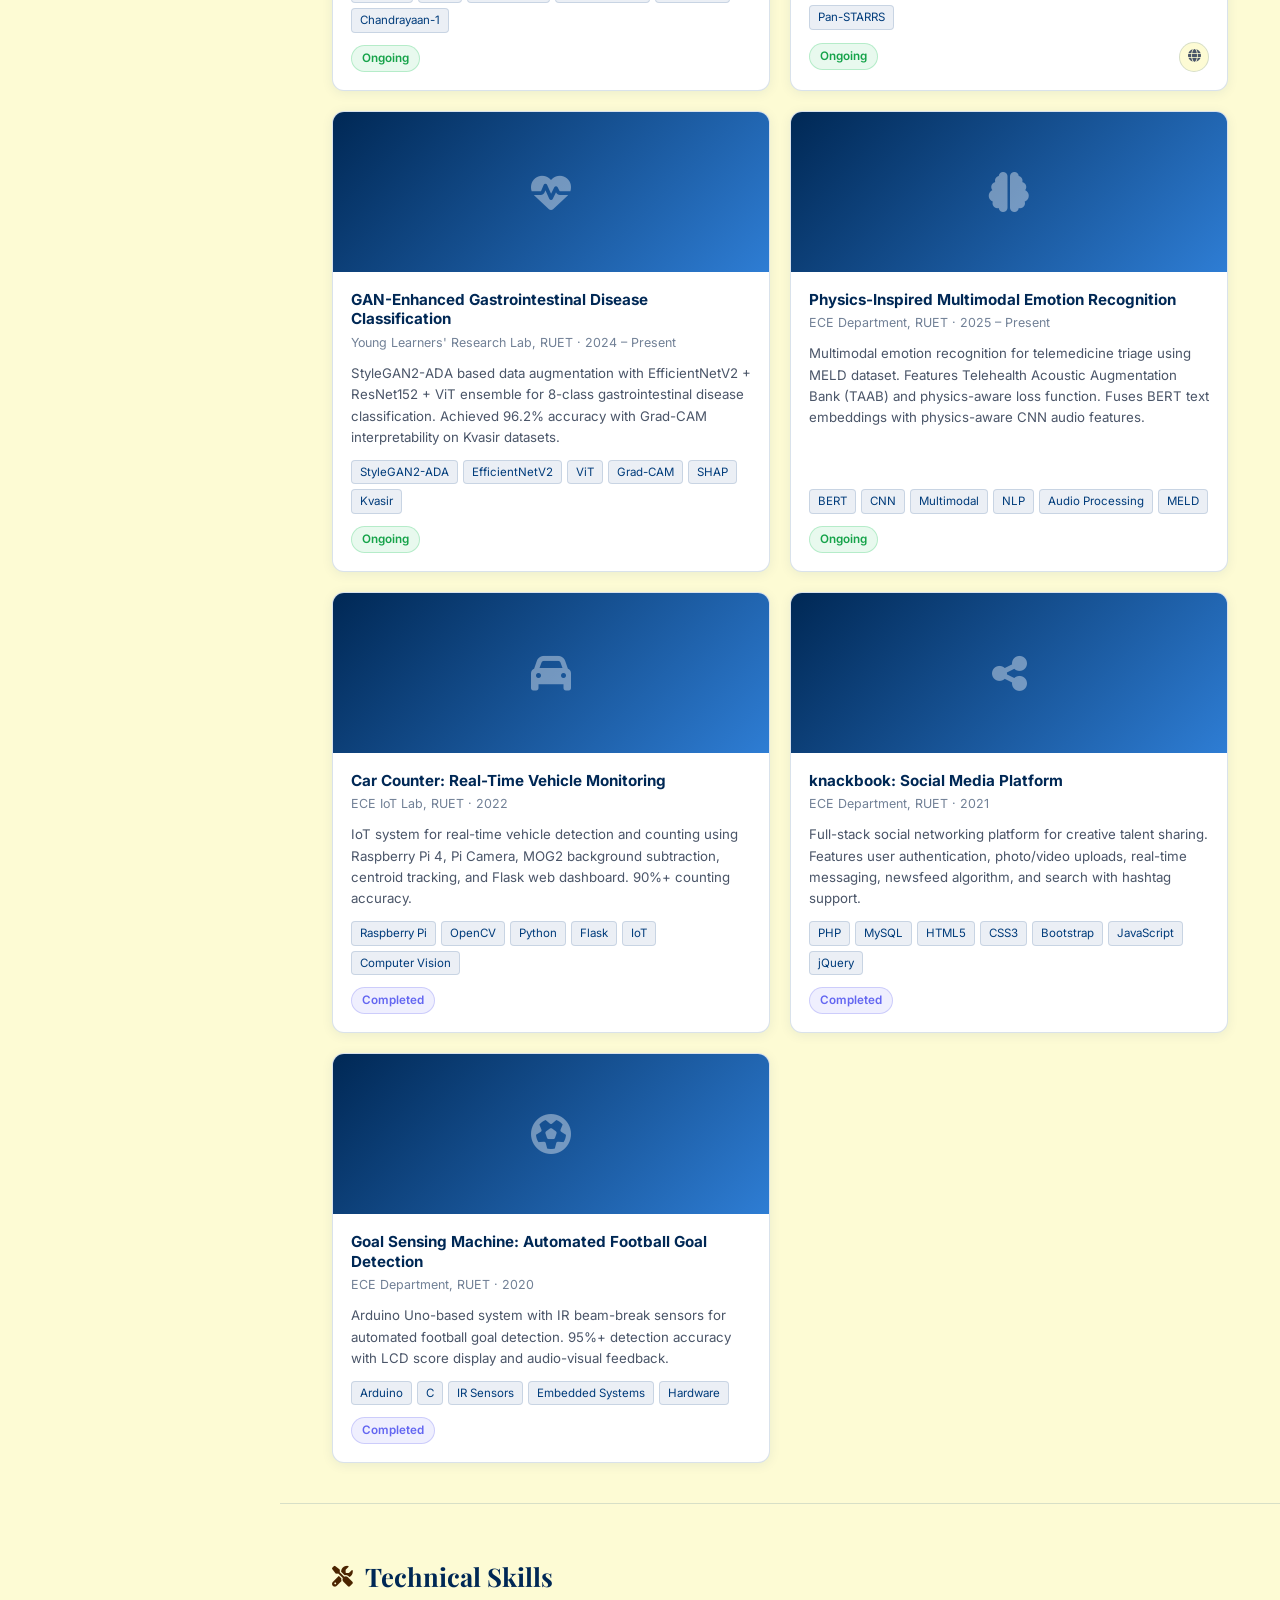
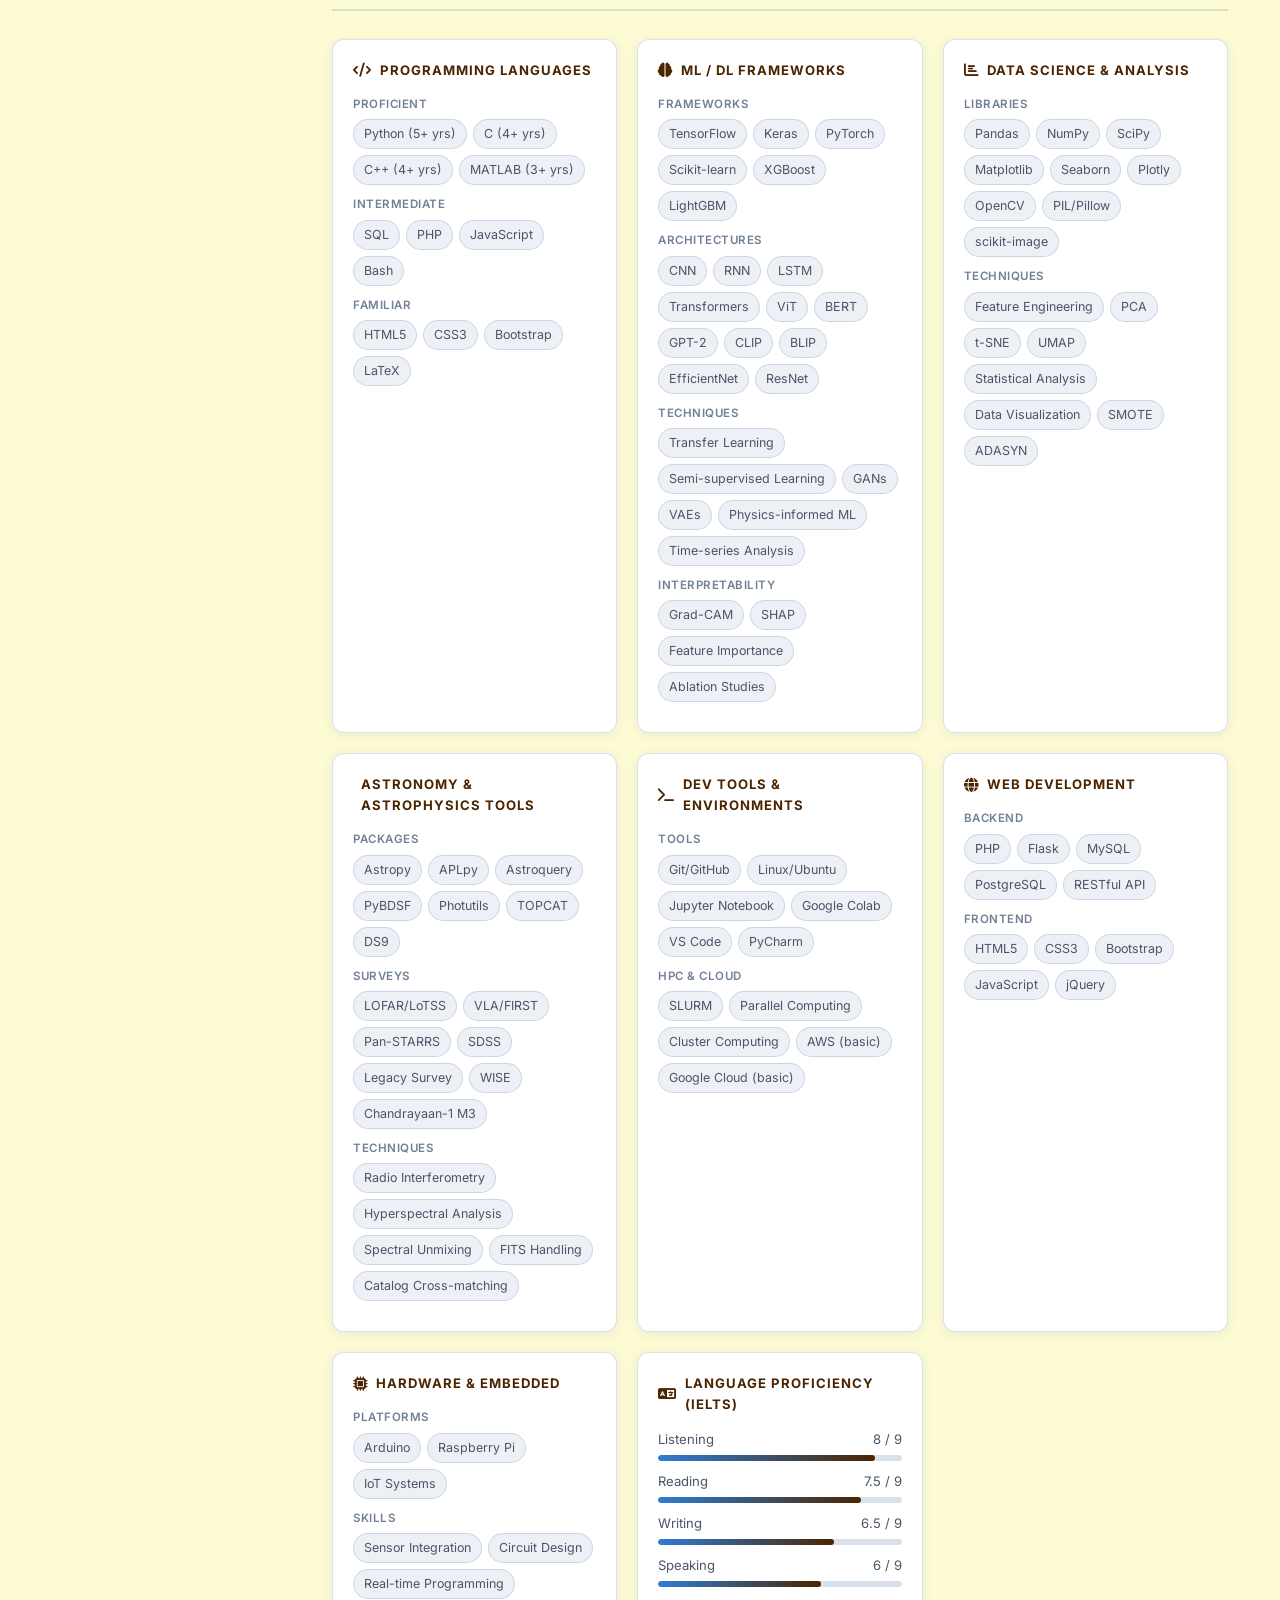
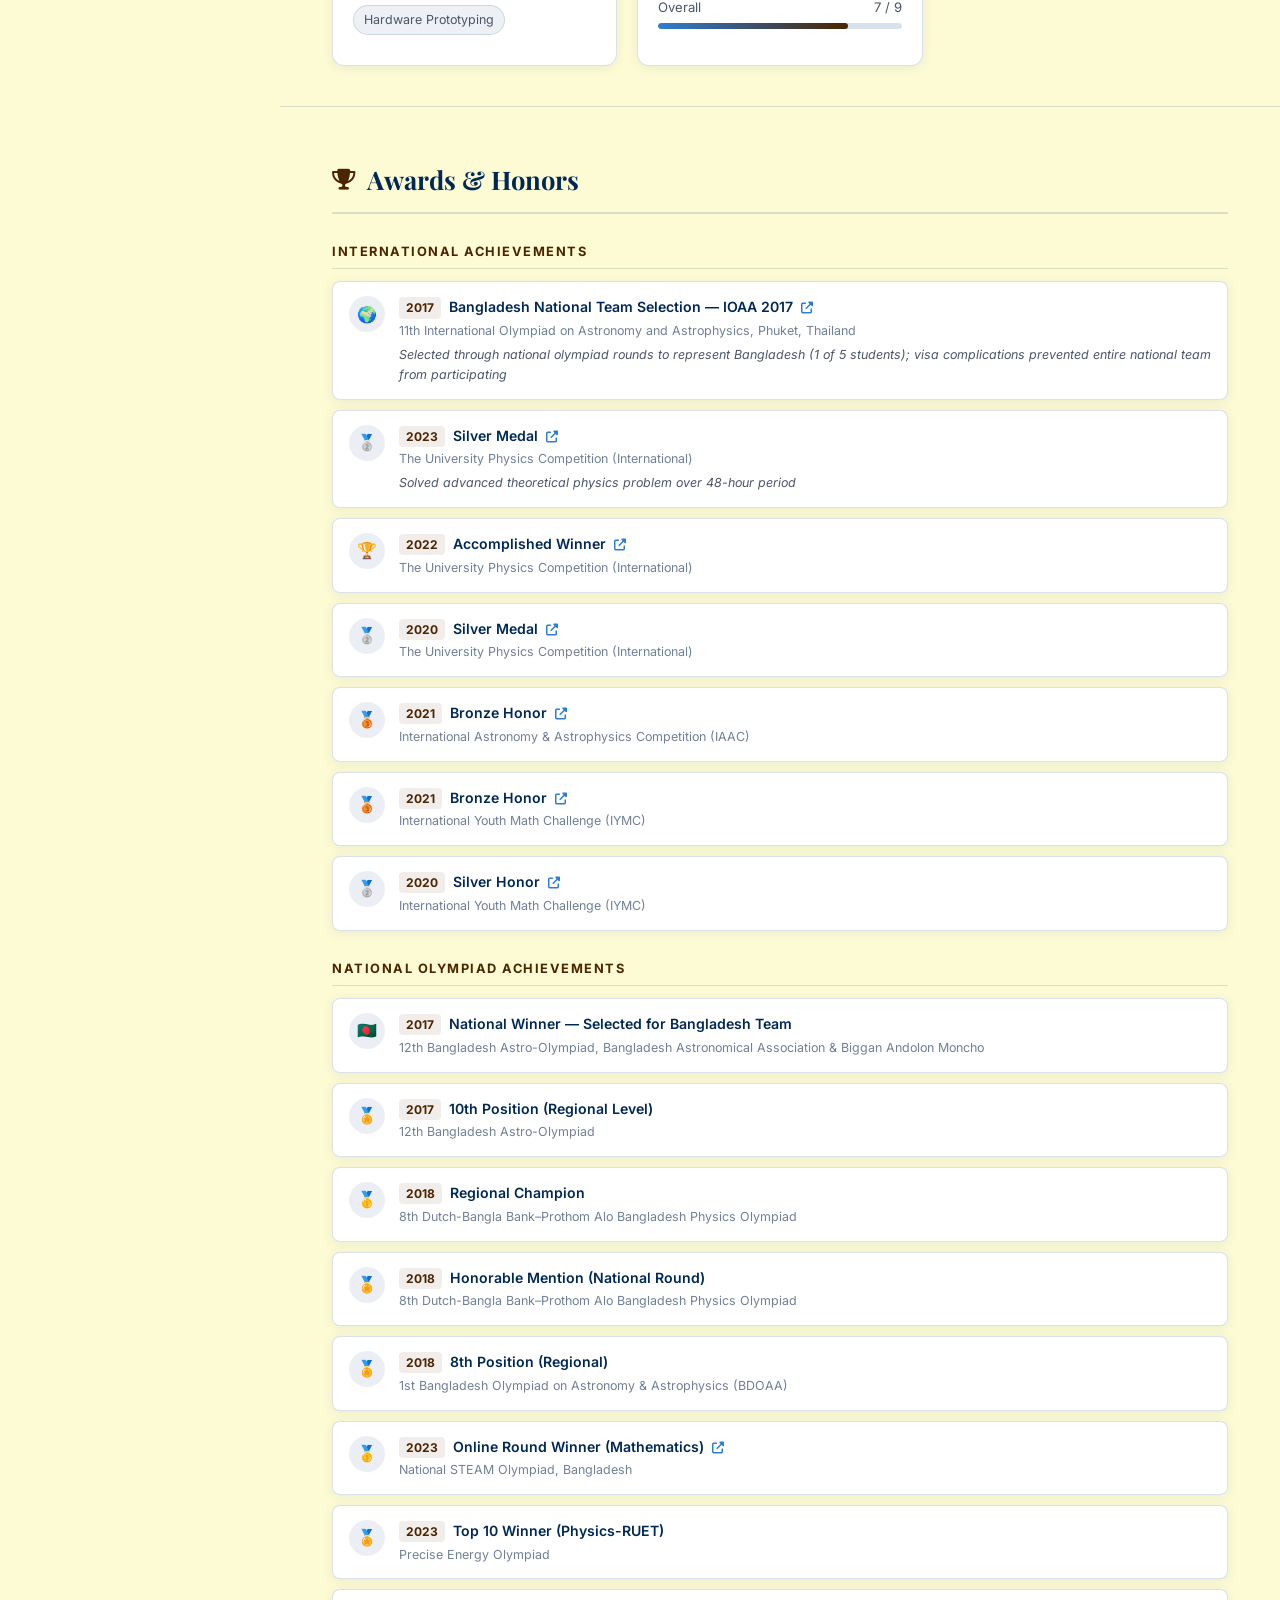
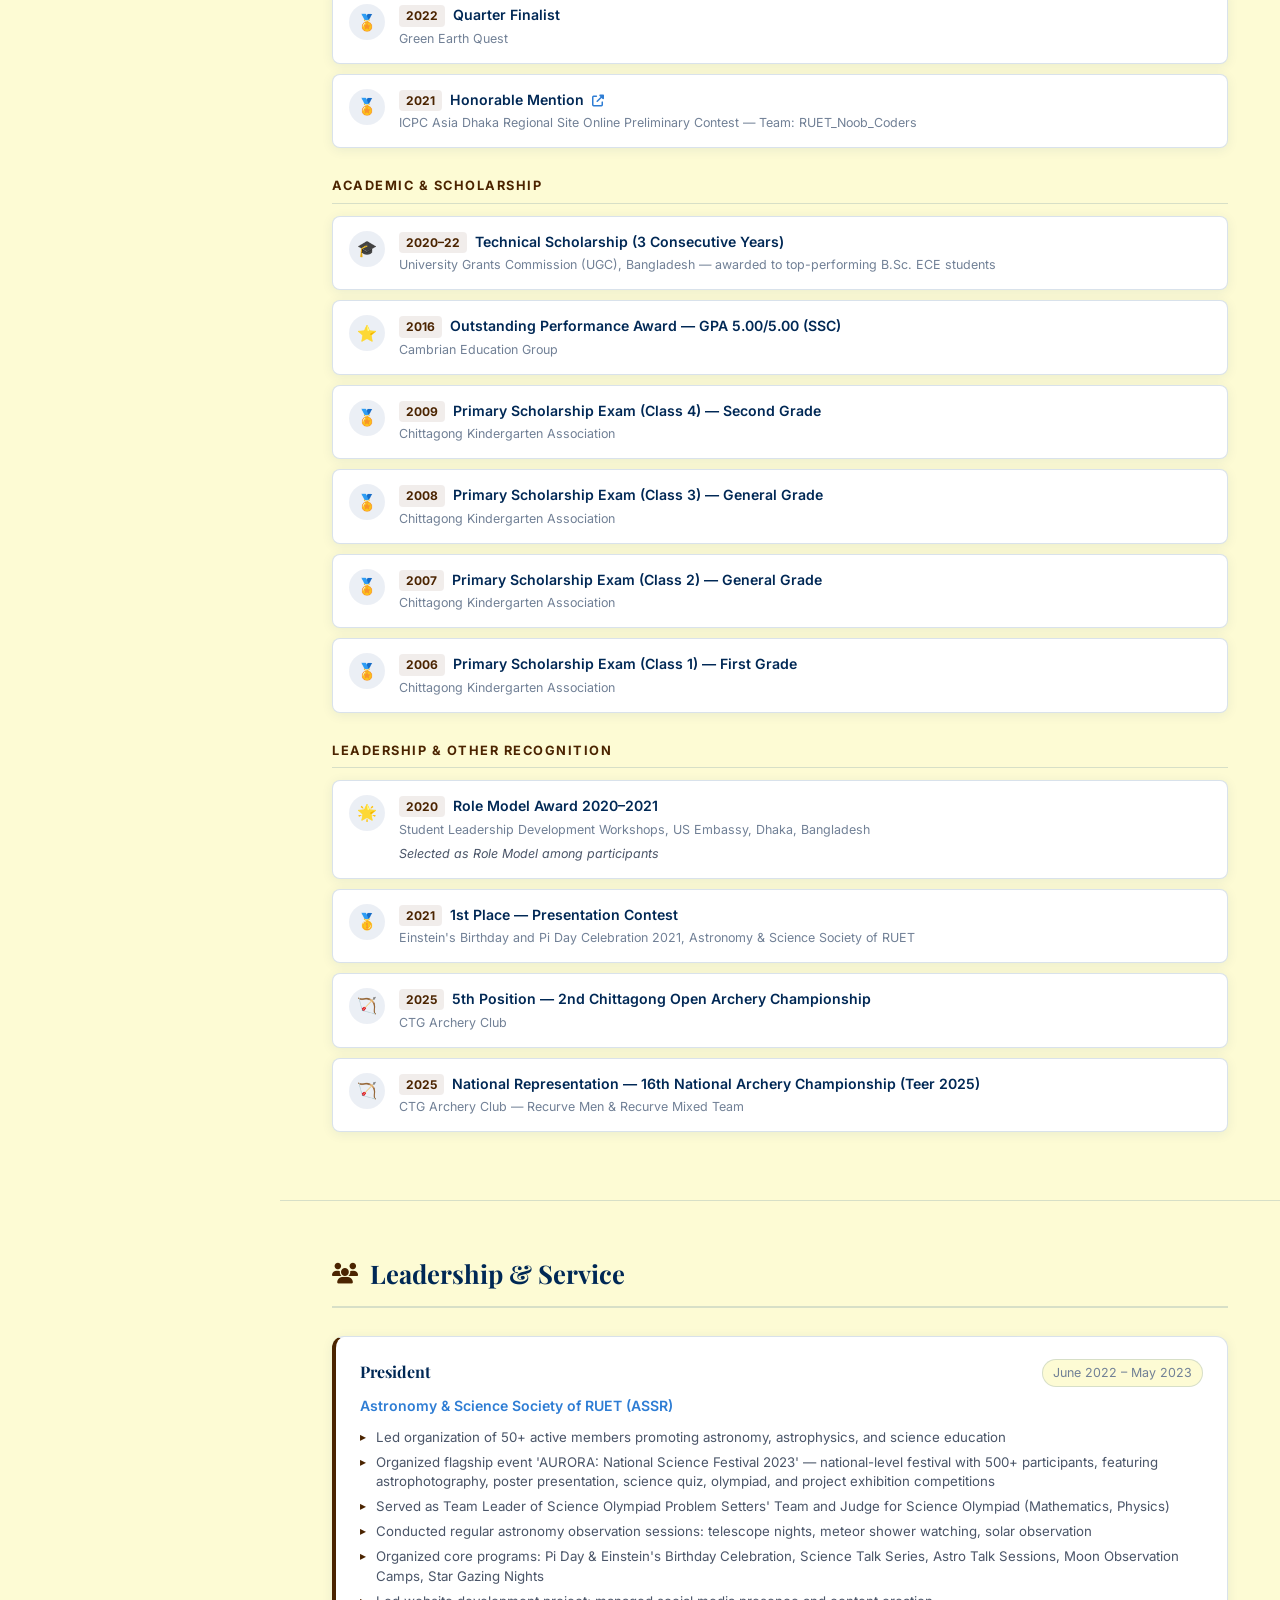
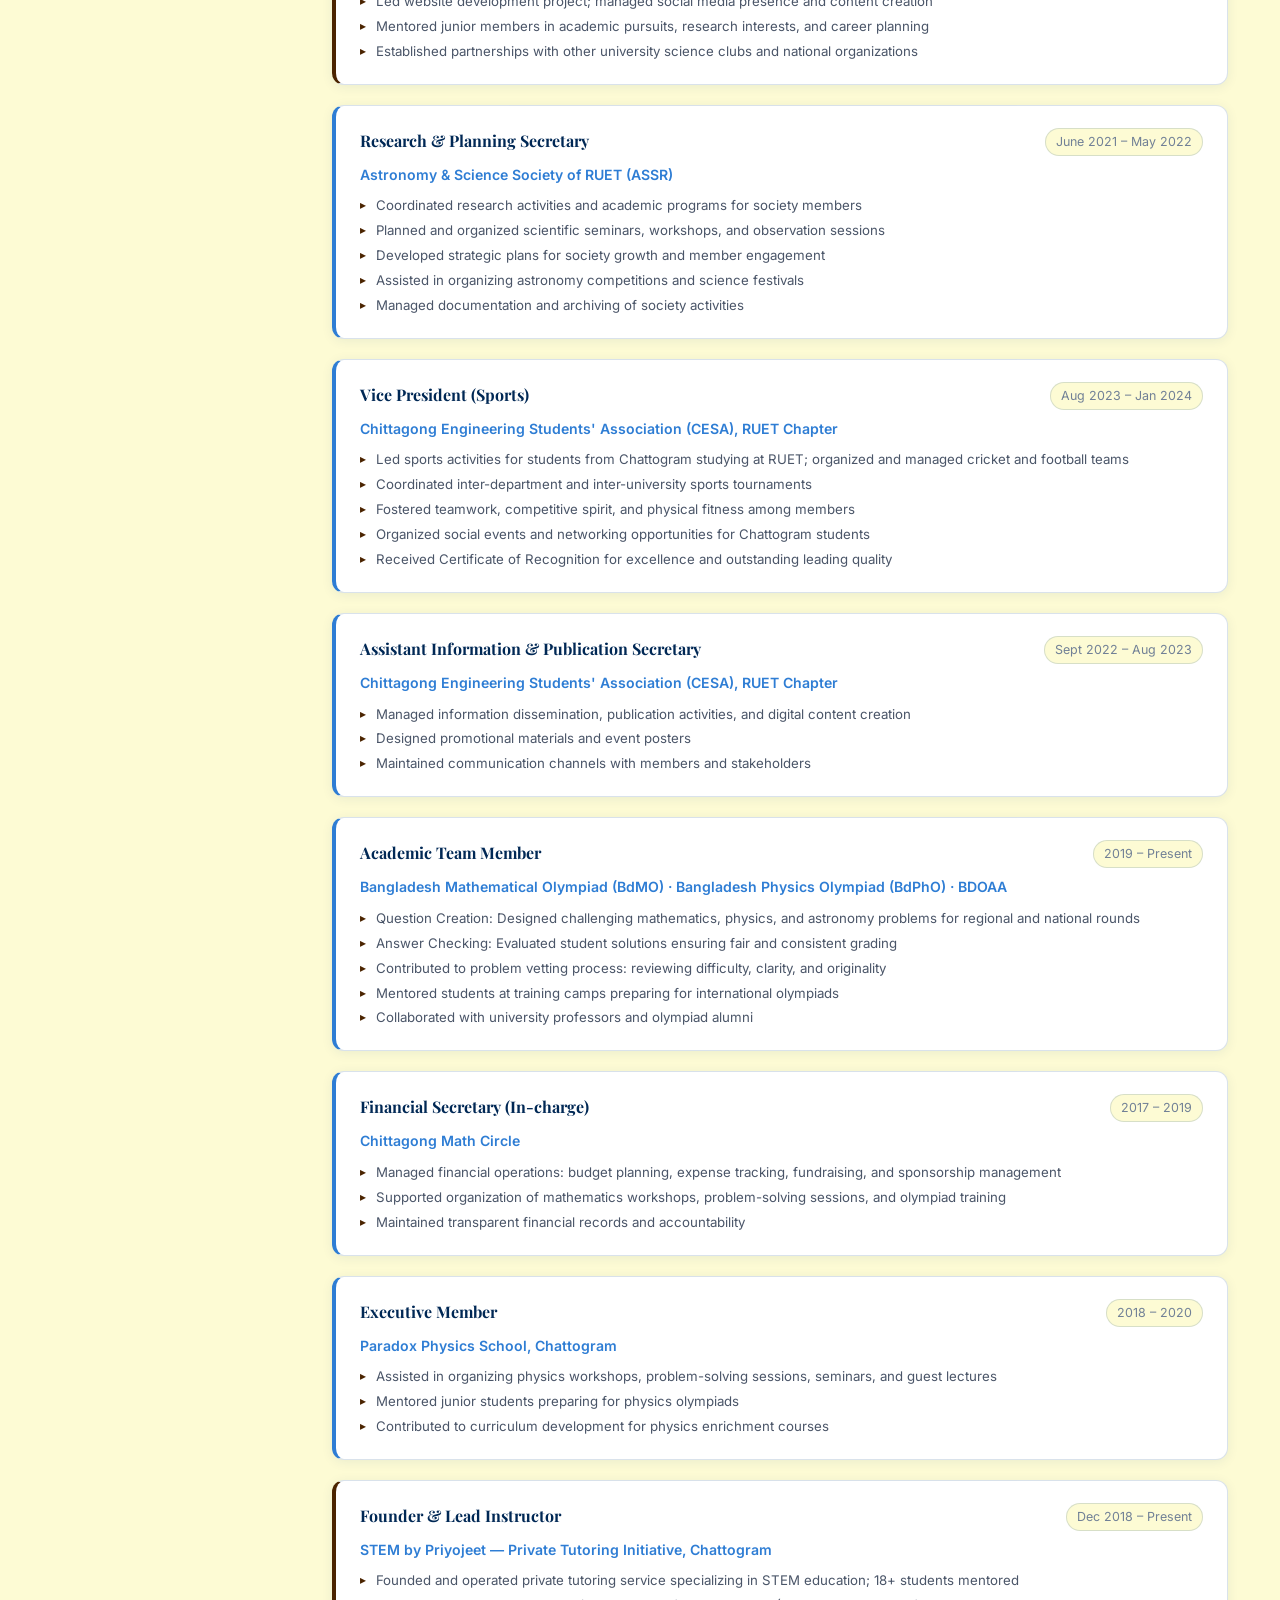
<file: v1_backup/index.html>
<!DOCTYPE html>
<html lang="en" data-theme="light">
<head>
    <meta charset="UTF-8">
    <meta name="viewport" content="width=device-width, initial-scale=1.0">
    <title>Deba Priyo Guha | Portfolio</title>
    <meta name="description" content="Portfolio of Deba Priyo Guha - ML Researcher & Astrophysics Enthusiast">
    
    <!-- Favicon -->
    <link rel="icon" type="image/png" href="assets/images/favicon.png">
    
    <!-- Google Fonts -->
    <link rel="preconnect" href="https://fonts.googleapis.com">
    <link rel="preconnect" href="https://fonts.gstatic.com" crossorigin>
    <link href="https://fonts.googleapis.com/css2?family=Playfair+Display:wght@400;600;700&family=Inter:wght@300;400;500;600&display=swap" rel="stylesheet">
    
    <!-- Font Awesome -->
    <link rel="stylesheet" href="https://cdnjs.cloudflare.com/ajax/libs/font-awesome/6.5.0/css/all.min.css">
    
    <!-- Main CSS -->
    <link rel="stylesheet" href="css/style.css">
</head>
<body>

<!-- ============================================================
     LAYOUT WRAPPER
============================================================ -->
<div class="layout-wrapper">

    <!-- ========================================================
         LEFT SIDEBAR (FIXED)
    ======================================================== -->
    <aside class="sidebar" id="sidebar">

        <!-- Profile Section -->
        <div class="sidebar-profile">
            <div class="profile-img-wrapper" id="profileImgWrapper">
                <img src="assets/images/profile.jpg" alt="Deba Priyo Guha" class="profile-img" id="profileImg">
                <div class="profile-img-overlay">
                    <i class="fas fa-expand"></i>
                </div>
            </div>
            <h1 class="profile-name" id="sidebarName"><a href="./" style="color:inherit;text-decoration:none;">Deba Priyo Guha</a></h1>
            <p class="profile-tagline" id="sidebarTagline">ML Researcher · Astrophysics</p>
            <p class="profile-location" id="sidebarLocation">
                <i class="fas fa-map-marker-alt"></i>
                <span>Chattogram, Bangladesh</span>
            </p>
        </div>

        <!-- Navigation -->
        <nav class="sidebar-nav" id="sidebarNav">
            <ul>
                <li><a href="#about" class="nav-link active" data-section="about"><i class="fas fa-user"></i><span>About</span></a></li>
                <li><a href="#education" class="nav-link" data-section="education"><i class="fas fa-graduation-cap"></i><span>Education</span></a></li>
                <li><a href="#experience" class="nav-link" data-section="experience"><i class="fas fa-flask"></i><span>Research</span></a></li>
                <li><a href="#publications" class="nav-link" data-section="publications"><i class="fas fa-file-alt"></i><span>Publications</span></a></li>
                <li><a href="#projects" class="nav-link" data-section="projects"><i class="fas fa-code-branch"></i><span>Projects</span></a></li>
                <li><a href="#skills" class="nav-link" data-section="skills"><i class="fas fa-tools"></i><span>Skills</span></a></li>
                <li><a href="#awards" class="nav-link" data-section="awards"><i class="fas fa-trophy"></i><span>Awards</span></a></li>
                <li><a href="#leadership" class="nav-link" data-section="leadership"><i class="fas fa-users"></i><span>Leadership</span></a></li>
                <li><a href="#certifications" class="nav-link" data-section="certifications"><i class="fas fa-certificate"></i><span>Training</span></a></li>
                <li><a href="#contact" class="nav-link" data-section="contact"><i class="fas fa-envelope"></i><span>Contact</span></a></li>
            </ul>
        </nav>

        <!-- Social Links -->
        <div class="sidebar-social" id="sidebarSocial">
            <a href="https://www.linkedin.com/in/debapriyo-guha/" target="_blank" title="LinkedIn"><i class="fab fa-linkedin"></i></a>
            <a href="https://github.com/DebaPriyoGuha" target="_blank" title="GitHub"><i class="fab fa-github"></i></a>
            <a href="https://www.researchgate.net/profile/Deba-Priyo-Guha" target="_blank" title="ResearchGate"><i class="fab fa-researchgate"></i></a>
            <a href="https://debapriyoguha.github.io/site/" target="_blank" title="Website"><i class="fas fa-globe"></i></a>
        </div>

        <!-- CV Download -->
        <div class="sidebar-cv">
            <a href="assets/resume.pdf" download class="btn-cv">
                <i class="fas fa-download"></i> Download CV
            </a>
        </div>

        <!-- Theme & Sound Controls -->
        <div class="sidebar-controls">
            <button class="control-btn" id="themeToggle" title="Toggle Theme">
                <i class="fas fa-moon"></i>
            </button>
            <button class="control-btn" id="soundToggle" title="Toggle Sound">
                <i class="fas fa-volume-mute"></i>
            </button>
        </div>

    </aside>

    <!-- ========================================================
         MAIN CONTENT (SCROLLABLE)
    ======================================================== -->
    <main class="main-content" id="mainContent">

        <!-- Mobile Header -->
        <header class="mobile-header">
            <button class="mobile-menu-btn" id="mobileMenuBtn">
                <i class="fas fa-bars"></i>
            </button>
            <span class="mobile-name">Deba Priyo Guha</span>
            <div class="mobile-controls">
                <button class="control-btn" id="themeToggleMobile"><i class="fas fa-moon"></i></button>
                <button class="control-btn" id="soundToggleMobile"><i class="fas fa-volume-mute"></i></button>
            </div>
        </header>

        <!-- ── ABOUT ─────────────────────────────────────────── -->
        <section id="about" class="content-section">
            <div class="section-header">
                <h2 class="section-title"><i class="fas fa-user"></i> About</h2>
            </div>
            <div class="about-content" id="aboutContent">
                <!-- Loaded from profile.json -->
                <div class="loading-spinner"><i class="fas fa-spinner fa-spin"></i></div>
            </div>
        </section>

        <!-- ── EDUCATION ──────────────────────────────────────── -->
        <section id="education" class="content-section">
            <div class="section-header">
                <h2 class="section-title"><i class="fas fa-graduation-cap"></i> Education</h2>
            </div>
            <div id="educationContent">
                <div class="loading-spinner"><i class="fas fa-spinner fa-spin"></i></div>
            </div>
        </section>

        <!-- ── RESEARCH EXPERIENCE ────────────────────────────── -->
        <section id="experience" class="content-section">
            <div class="section-header">
                <h2 class="section-title"><i class="fas fa-flask"></i> Research Experience</h2>
            </div>
            <div id="experienceContent">
                <div class="loading-spinner"><i class="fas fa-spinner fa-spin"></i></div>
            </div>
        </section>

        <!-- ── PUBLICATIONS ───────────────────────────────────── -->
        <section id="publications" class="content-section">
            <div class="section-header">
                <h2 class="section-title"><i class="fas fa-file-alt"></i> Publications & Manuscripts</h2>
            </div>
            <div id="publicationsContent">
                <div class="loading-spinner"><i class="fas fa-spinner fa-spin"></i></div>
            </div>
        </section>

        <!-- ── PROJECTS ───────────────────────────────────────── -->
        <section id="projects" class="content-section">
            <div class="section-header">
                <h2 class="section-title"><i class="fas fa-code-branch"></i> Projects</h2>
            </div>

            <!-- Filter Bar -->
            <div class="filter-bar" id="projectFilterBar">
                <button class="filter-btn active" data-filter="all">All</button>
                <button class="filter-btn" data-filter="astro">Astrophysics</button>
                <button class="filter-btn" data-filter="ml">Machine Learning</button>
                <button class="filter-btn" data-filter="medical">Medical AI</button>
                <button class="filter-btn" data-filter="hardware">Hardware</button>
                <button class="filter-btn" data-filter="web">Web</button>
                <button class="filter-btn" data-filter="ongoing">Ongoing</button>
                <button class="filter-btn" data-filter="completed">Completed</button>
            </div>

            <div id="projectsContent">
                <div class="loading-spinner"><i class="fas fa-spinner fa-spin"></i></div>
            </div>
        </section>

        <!-- ── SKILLS ─────────────────────────────────────────── -->
        <section id="skills" class="content-section">
            <div class="section-header">
                <h2 class="section-title"><i class="fas fa-tools"></i> Technical Skills</h2>
            </div>
            <div id="skillsContent">
                <div class="loading-spinner"><i class="fas fa-spinner fa-spin"></i></div>
            </div>
        </section>

        <!-- ── AWARDS ─────────────────────────────────────────── -->
        <section id="awards" class="content-section">
            <div class="section-header">
                <h2 class="section-title"><i class="fas fa-trophy"></i> Awards & Honors</h2>
            </div>
            <div id="awardsContent">
                <div class="loading-spinner"><i class="fas fa-spinner fa-spin"></i></div>
            </div>
        </section>

        <!-- ── LEADERSHIP ─────────────────────────────────────── -->
        <section id="leadership" class="content-section">
            <div class="section-header">
                <h2 class="section-title"><i class="fas fa-users"></i> Leadership & Service</h2>
            </div>
            <div id="leadershipContent">
                <div class="loading-spinner"><i class="fas fa-spinner fa-spin"></i></div>
            </div>
        </section>

        <!-- ── CERTIFICATIONS ─────────────────────────────────── -->
        <section id="certifications" class="content-section">
            <div class="section-header">
                <h2 class="section-title"><i class="fas fa-certificate"></i> Certifications & Training</h2>
            </div>
            <div id="certificationsContent">
                <div class="loading-spinner"><i class="fas fa-spinner fa-spin"></i></div>
            </div>
        </section>

        <!-- ── CONTACT ────────────────────────────────────────── -->
        <section id="contact" class="content-section">
            <div class="section-header">
                <h2 class="section-title"><i class="fas fa-envelope"></i> Contact</h2>
            </div>
            <div id="contactContent">
                <div class="loading-spinner"><i class="fas fa-spinner fa-spin"></i></div>
            </div>
        </section>

        <!-- Footer -->
        <footer class="site-footer">
            <p>© <span id="footerYear"></span> Deba Priyo Guha · Made with <i class="fas fa-heart"></i> for PhD applications</p>
        </footer>

    </main>
</div>

<!-- ============================================================
     PROFILE IMAGE MODAL
============================================================ -->
<div class="modal-overlay" id="profileModal">
    <div class="modal-content modal-image">
        <button class="modal-close" id="closeProfileModal"><i class="fas fa-times"></i></button>
        <img src="assets/images/profile.jpg" alt="Deba Priyo Guha" id="modalProfileImg">
    </div>
</div>

<!-- ============================================================
     GAME MODAL
============================================================ -->
<div class="modal-overlay" id="gameModal">
    <div class="modal-content modal-game">
        <button class="modal-close" id="closeGameModal"><i class="fas fa-times"></i></button>
        <div class="game-prompt" id="gamePrompt">
            <div class="game-prompt-icon">🚀</div>
            <h3>You've been here a while!</h3>
            <p>Take a break and play a quick Space Shooter?</p>
            <div class="game-prompt-btns">
                <button class="btn-primary" id="startGameBtn">Let's Play!</button>
                <button class="btn-secondary" id="skipGameBtn">Maybe Later</button>
            </div>
        </div>
        <canvas id="gameCanvas" style="display:none;"></canvas>
        <div class="game-hud" id="gameHud" style="display:none;">
            <span>Score: <strong id="gameScore">0</strong></span>
            <span>Lives: <strong id="gameLives">3</strong></span>
            <button class="btn-secondary btn-sm" id="exitGameBtn">Exit</button>
        </div>
    </div>
</div>

<!-- ============================================================
     SCRIPTS
============================================================ -->
<script src="js/theme.js"></script>
<script src="js/sound.js"></script>
<script src="js/game.js"></script>
<script src="js/main.js"></script>

</body>
</html>
</file>
<file: css/style.css>
/* ═══════════════════════════════════════════
   PhD Astrophysics Portfolio — Deba Priyo Guha
   Navy + Sky Blue + White academic design
═══════════════════════════════════════════ */

/* ── Tokens ── */
:root {
    --navy:       #0f172a;
    --navy-2:     #1e293b;
    --navy-3:     #334155;
    --sky:        #0ea5e9;
    --sky-d:      #0284c7;
    --sky-p:      #e0f2fe;
    --sky-pp:     #f0f9ff;
    --gold:       #d97706;
    --gold-p:     #fef3c7;
    --bg:         #ffffff;
    --bg-2:       #f8fafc;
    --text:       #0f172a;
    --text-2:     #334155;
    --muted:      #64748b;
    --border:     #e2e8f0;
    --radius:     8px;
    --sb-w:       252px;
    --shadow:     0 1px 3px rgba(0,0,0,.08), 0 1px 2px rgba(0,0,0,.06);
    --shadow-md:  0 4px 6px rgba(0,0,0,.07), 0 2px 4px rgba(0,0,0,.06);
}

/* ── Dark Mode Overrides ── */
[data-theme="dark"] {
    --bg:      #0d1117;
    --bg-2:    #161b22;
    --text:    #e6edf3;
    --text-2:  #c9d1d9;
    --muted:   #8b949e;
    --border:  rgba(240,246,252,.1);
    --sky-pp:  rgba(14,165,233,.1);
    --sky-p:   rgba(14,165,233,.15);
    --gold-p:  rgba(217,119,6,.15);
    --shadow:     0 1px 3px rgba(0,0,0,.3);
    --shadow-md:  0 4px 8px rgba(0,0,0,.4);
}

[data-theme="dark"] .sidebar          { background: #080d14; }
[data-theme="dark"] .nl:hover,
[data-theme="dark"] .nl.active        { background: rgba(14,165,233,.12); }
[data-theme="dark"] .sb-social a      { background: rgba(255,255,255,.04); }
[data-theme="dark"] .edu-card,
[data-theme="dark"] .exp-card,
[data-theme="dark"] .pub-card,
[data-theme="dark"] .proj-card,
[data-theme="dark"] .skill-cat,
[data-theme="dark"] .award-card,
[data-theme="dark"] .lead-card,
[data-theme="dark"] .cert-card,
[data-theme="dark"] .contact-item     { background: var(--bg-2); border-color: var(--border); }
[data-theme="dark"] .exp-head         { background: rgba(255,255,255,.03); }
[data-theme="dark"] .ri-box           { background: rgba(255,255,255,.03); }
[data-theme="dark"] .lang-tag,
[data-theme="dark"] .contact-icon,
[data-theme="dark"] .proj-icon,
[data-theme="dark"] .lead-icon,
[data-theme="dark"] .cert-icon,
[data-theme="dark"] .award-icon       { border-color: rgba(14,165,233,.2); }
[data-theme="dark"] .edu-period       { background: rgba(255,255,255,.12); }
[data-theme="dark"] .pub-status.published  { background: rgba(34,197,94,.15); color: #4ade80; }
[data-theme="dark"] .pub-status.submitted  { background: rgba(234,179,8,.15); color: #facc15; }
[data-theme="dark"] .pub-status.accepted   { background: rgba(59,130,246,.15); color: #60a5fa; }
[data-theme="dark"] .pub-status.preparation{ background: rgba(255,255,255,.06); color: var(--muted); }
[data-theme="dark"] .fb              { background: rgba(255,255,255,.05); border-color: rgba(255,255,255,.1); color: var(--muted); }
[data-theme="dark"] .sh              { color: #e2e8f0; }
[data-theme="dark"] .edu-inst h3,
[data-theme="dark"] .exp-title,
[data-theme="dark"] .pub-title,
[data-theme="dark"] .proj-name,
[data-theme="dark"] .skill-cat h3,
[data-theme="dark"] .award-title,
[data-theme="dark"] .lead-role,
[data-theme="dark"] .cert-title       { color: #e2e8f0; }
[data-theme="dark"] .pub-num          { background: #1e293b; }

/* ── Reset ── */
*, *::before, *::after { box-sizing: border-box; margin: 0; padding: 0; }

html {
    scroll-behavior: smooth;
    font-size: 15px;
}

body {
    font-family: 'Inter', system-ui, sans-serif;
    background: var(--bg);
    color: var(--text);
    line-height: 1.65;
    overflow-wrap: break-word;
    word-break: break-word;
    -webkit-font-smoothing: antialiased;
}

a { color: var(--sky-d); text-decoration: none; }
a:hover { color: var(--sky); }

img { max-width: 100%; }

/* ── Layout ── */
.shell {
    display: flex;
    min-height: 100vh;
}

/* ═══════════════════════════════════════════
   SIDEBAR
═══════════════════════════════════════════ */
.sidebar {
    position: fixed;
    top: 0; left: 0;
    width: var(--sb-w);
    height: 100vh;
    background: var(--navy);
    overflow: hidden;
    z-index: 100;
    display: flex;
    flex-direction: column;
}

/* Subtle star-field */
.sb-stars {
    position: absolute;
    top: 0; left: 0; right: 0;
    height: 260px;
    pointer-events: none;
    background-image:
        radial-gradient(circle at 12% 18%, rgba(255,255,255,.55) 1px, transparent 1px),
        radial-gradient(circle at 78% 8%,  rgba(255,255,255,.40) 1px, transparent 1px),
        radial-gradient(circle at 45% 32%, rgba(255,255,255,.45) 1.5px, transparent 1.5px),
        radial-gradient(circle at 88% 42%, rgba(255,255,255,.35) 1px, transparent 1px),
        radial-gradient(circle at 22% 55%, rgba(255,255,255,.30) 1px, transparent 1px),
        radial-gradient(circle at 60% 65%, rgba(255,255,255,.40) 1px, transparent 1px),
        radial-gradient(circle at 35% 80%, rgba(255,255,255,.25) 1px, transparent 1px),
        radial-gradient(circle at 92% 72%, rgba(255,255,255,.35) 1px, transparent 1px),
        radial-gradient(circle at 5%  90%, rgba(255,255,255,.40) 1.5px, transparent 1.5px),
        radial-gradient(circle at 70% 88%, rgba(255,255,255,.30) 1px, transparent 1px),
        radial-gradient(circle at 55% 12%, rgba(255,255,255,.45) 1px, transparent 1px),
        radial-gradient(circle at 30% 42%, rgba(255,255,255,.25) 1px, transparent 1px);
    background-size: 180px 260px;
}

/* Profile block — always visible at top */
.sb-profile {
    position: relative;
    z-index: 1;
    text-align: center;
    padding: 22px 20px 14px;
    border-bottom: 1px solid rgba(255,255,255,.07);
    flex-shrink: 0;
}


.sb-photo {
    width: 82px;
    height: 82px;
    border-radius: 50%;
    margin: 0 auto 10px;
    border: 3px solid rgba(14,165,233,.5);
    box-shadow: 0 0 0 5px rgba(14,165,233,.07);
    overflow: hidden;
    background: var(--navy-2);
    cursor: zoom-in;
    transition: border-color .2s, box-shadow .2s;
}
.sb-photo:hover {
    border-color: var(--sky);
    box-shadow: 0 0 0 5px rgba(14,165,233,.18);
}

.sb-photo img {
    width: 100%; height: 100%;
    object-fit: cover;
    display: block;
}

.sb-name a {
    display: block;
    font-family: 'Crimson Pro', Georgia, serif;
    font-size: 1.2rem;
    font-weight: 700;
    color: #f1f5f9;
    letter-spacing: .01em;
    line-height: 1.25;
    transition: color .2s;
}
.sb-name a:hover { color: var(--sky); }

.sb-role {
    font-size: .75rem;
    color: var(--sky);
    margin: 3px 0 6px;
    font-weight: 500;
    letter-spacing: .02em;
}

.sb-loc {
    font-size: .7rem;
    color: #94a3b8;
    display: flex;
    align-items: center;
    gap: 5px;
    justify-content: center;
}
.sb-loc i { color: var(--sky); opacity: .7; font-size: .68rem; }

/* Navigation — only this section scrolls */
.sb-nav {
    position: relative;
    z-index: 1;
    padding: 8px 0;
    flex: 1;
    min-height: 0;
    overflow-y: auto;
    scrollbar-width: thin;
    scrollbar-color: var(--navy-3) transparent;
}

.nl {
    display: flex;
    align-items: center;
    gap: 10px;
    padding: 7px 18px;
    color: #94a3b8;
    font-size: .78rem;
    font-weight: 500;
    letter-spacing: .02em;
    transition: color .18s, background .18s;
    border-left: 3px solid transparent;
}

.nl i {
    width: 16px;
    text-align: center;
    font-size: .78rem;
    color: #64748b;
    transition: color .18s;
    flex-shrink: 0;
}

.nl:hover, .nl.active {
    color: #f1f5f9;
    background: rgba(14,165,233,.08);
    border-left-color: var(--sky);
}

.nl:hover i, .nl.active i { color: var(--sky); }

/* Social icons — always visible at bottom */
.sb-social {
    position: relative;
    z-index: 1;
    display: flex;
    justify-content: center;
    gap: 7px;
    padding: 10px 20px 8px;
    border-top: 1px solid rgba(255,255,255,.07);
    flex-shrink: 0;
}

.sb-social a,
.sb-social-theme {
    width: 32px; height: 32px;
    display: flex; align-items: center; justify-content: center;
    border-radius: 50%;
    background: rgba(255,255,255,.06);
    color: #94a3b8;
    font-size: .78rem;
    transition: background .18s, color .18s;
    border: none;
    cursor: pointer;
}

.sb-social a:hover,
.sb-social-theme:hover {
    background: rgba(14,165,233,.2);
    color: var(--sky);
}

/* CV button — always visible at bottom */
.sb-cv {
    position: relative;
    z-index: 1;
    display: flex;
    align-items: center;
    justify-content: center;
    gap: 8px;
    margin: 4px 16px 16px;
    padding: 8px 14px;
    flex-shrink: 0;
    background: var(--sky);
    color: #fff !important;
    border-radius: var(--radius);
    font-size: .78rem;
    font-weight: 600;
    letter-spacing: .02em;
    transition: background .18s, transform .15s;
}
.sb-cv:hover { background: var(--sky-d); transform: translateY(-1px); }
.sb-cv i { font-size: .75rem; }

/* ═══════════════════════════════════════════
   MAIN CONTENT
═══════════════════════════════════════════ */
.main {
    margin-left: var(--sb-w);
    flex: 1;
    min-width: 0;
    padding: 0 0 40px;
}

/* Mobile bar (hidden on desktop) */
.mob-bar {
    display: none;
    position: sticky;
    top: 0; z-index: 50;
    background: var(--navy);
    color: #f1f5f9;
    padding: 12px 20px;
    align-items: center;
    gap: 14px;
    font-size: .9rem;
    font-weight: 600;
    box-shadow: var(--shadow-md);
}
.mob-toggle {
    background: none; border: none;
    color: #f1f5f9; font-size: 1.1rem;
    cursor: pointer; padding: 2px;
}

/* Section */
.sec {
    max-width: 820px;
    margin: 0 auto;
    padding: 52px 40px 28px;
    border-bottom: 1px solid var(--border);
}
.sec:last-of-type { border-bottom: none; }

/* Section heading */
.sh {
    font-family: 'Crimson Pro', Georgia, serif;
    font-size: 1.65rem;
    font-weight: 700;
    color: var(--navy);
    margin-bottom: 28px;
    position: relative;
    padding-bottom: 12px;
}
.sh::after {
    content: '';
    position: absolute;
    bottom: 0; left: 0;
    width: 44px; height: 3px;
    background: linear-gradient(90deg, var(--sky), transparent);
    border-radius: 2px;
}

/* Spinner */
.spin { text-align: center; padding: 32px; color: var(--muted); font-size: 1.3rem; }

/* Fade-in animation */
.fade-in { opacity: 0; transform: translateY(18px); transition: opacity .5s ease, transform .5s ease; }
.fade-in.visible { opacity: 1; transform: none; }

/* ─── ABOUT ─── */
.about-summary { margin-bottom: 28px; }
.about-summary p {
    color: var(--text-2);
    margin-bottom: .85em;
    font-size: .95rem;
    line-height: 1.75;
}
.about-summary p:last-child { margin-bottom: 0; }

.ri-grid {
    display: grid;
    grid-template-columns: 1fr 1fr;
    gap: 20px;
    margin-bottom: 28px;
}

.ri-box {
    background: var(--bg-2);
    border: 1px solid var(--border);
    border-radius: var(--radius);
    padding: 20px;
}

.ri-box h3 {
    font-family: 'Crimson Pro', Georgia, serif;
    font-size: 1.05rem;
    font-weight: 600;
    color: var(--navy);
    margin-bottom: 12px;
    padding-bottom: 8px;
    border-bottom: 1px solid var(--border);
}

.ri-box ul {
    list-style: none;
    display: flex;
    flex-direction: column;
    gap: 6px;
}

.ri-box ul li {
    font-size: .82rem;
    color: var(--text-2);
    display: flex;
    align-items: flex-start;
    gap: 7px;
    min-width: 0;
}
.ri-box ul li::before {
    content: '▸';
    color: var(--sky);
    font-size: .7rem;
    margin-top: 3px;
    flex-shrink: 0;
}

.lang-row {
    display: flex;
    flex-wrap: wrap;
    gap: 8px;
    margin-bottom: 28px;
}

.lang-tag {
    display: flex;
    align-items: center;
    gap: 7px;
    background: var(--sky-pp);
    border: 1px solid #bae6fd;
    border-radius: 100px;
    padding: 4px 12px 4px 10px;
    font-size: .79rem;
    color: var(--navy-2);
    flex-shrink: 0;
}

.lang-lv {
    font-size: .7rem;
    background: var(--sky);
    color: #fff;
    border-radius: 100px;
    padding: 1px 7px;
    font-weight: 600;
}

.hobby-row {
    display: flex;
    flex-wrap: wrap;
    gap: 10px;
}

.hobby-tag {
    display: flex;
    align-items: center;
    gap: 6px;
    background: var(--bg-2);
    border: 1px solid var(--border);
    border-radius: 100px;
    padding: 5px 14px 5px 10px;
    font-size: .8rem;
    color: var(--text-2);
    flex-shrink: 0;
}
.hobby-tag i { color: var(--sky); font-size: .75rem; width: 14px; text-align: center; flex-shrink: 0; }

/* ─── EDUCATION ─── */
.edu-list { display: flex; flex-direction: column; gap: 16px; }

.edu-card {
    background: var(--bg);
    border: 1px solid var(--border);
    border-left: 4px solid var(--sky);
    border-radius: var(--radius);
    padding: 20px 22px;
    transition: box-shadow .18s;
}
.edu-card:hover { box-shadow: var(--shadow-md); }
.edu-card.highlight { border-left-color: var(--gold); }

.edu-head {
    display: flex;
    align-items: flex-start;
    gap: 12px;
    flex-wrap: wrap;
    min-width: 0;
}

.edu-inst {
    flex: 1;
    min-width: 0;
}

.edu-inst h3 {
    font-family: 'Crimson Pro', Georgia, serif;
    font-size: 1.08rem;
    font-weight: 700;
    color: var(--navy);
    min-width: 0;
}
.edu-inst h3 a { color: inherit; }
.edu-inst h3 a:hover { color: var(--sky-d); }

.edu-inst .deg {
    font-size: .85rem;
    color: var(--sky-d);
    font-weight: 600;
    margin-top: 2px;
    min-width: 0;
}

.edu-inst .dept {
    font-size: .8rem;
    color: var(--muted);
    margin-top: 1px;
    min-width: 0;
}

.edu-period {
    font-size: .75rem;
    font-weight: 600;
    color: #fff;
    background: var(--navy-2);
    padding: 3px 10px;
    border-radius: 100px;
    flex-shrink: 0;
    align-self: flex-start;
    margin-top: 2px;
}

.edu-body { margin-top: 12px; }

.edu-cw {
    display: flex;
    flex-wrap: wrap;
    gap: 6px;
    margin-top: 8px;
}
.edu-cw .tag {
    background: var(--sky-pp);
    border: 1px solid #bae6fd;
    color: var(--navy-2);
    font-size: .73rem;
    padding: 2px 9px;
    border-radius: 4px;
}

/* ─── EXPERIENCE / RESEARCH ─── */
.exp-list { display: flex; flex-direction: column; gap: 20px; }

.exp-card {
    background: var(--bg);
    border: 1px solid var(--border);
    border-radius: var(--radius);
    overflow: hidden;
    transition: box-shadow .18s;
}
.exp-card:hover { box-shadow: var(--shadow-md); }

.exp-head {
    display: flex;
    align-items: flex-start;
    gap: 12px;
    padding: 18px 20px 14px;
    background: var(--bg-2);
    border-bottom: 1px solid var(--border);
    flex-wrap: wrap;
    min-width: 0;
}

.exp-info { flex: 1; min-width: 0; }

.exp-title {
    font-family: 'Crimson Pro', Georgia, serif;
    font-size: 1.05rem;
    font-weight: 700;
    color: var(--navy);
    min-width: 0;
}

.exp-org {
    font-size: .82rem;
    color: var(--sky-d);
    font-weight: 600;
    margin-top: 2px;
    min-width: 0;
}

.exp-period {
    font-size: .73rem;
    font-weight: 600;
    color: var(--muted);
    background: var(--border);
    padding: 3px 10px;
    border-radius: 100px;
    flex-shrink: 0;
    align-self: flex-start;
}

.exp-body { padding: 14px 20px 18px; }

.exp-body ul {
    list-style: none;
    display: flex;
    flex-direction: column;
    gap: 6px;
}

.exp-body ul li {
    font-size: .85rem;
    color: var(--text-2);
    display: flex;
    align-items: flex-start;
    gap: 8px;
    min-width: 0;
}
.exp-body ul li::before {
    content: '·';
    color: var(--sky);
    font-size: 1.1rem;
    line-height: 1.4;
    flex-shrink: 0;
}

.exp-tags {
    display: flex;
    flex-wrap: wrap;
    gap: 6px;
    margin-top: 12px;
}
.exp-tag {
    background: var(--sky-pp);
    border: 1px solid #bae6fd;
    color: var(--navy-2);
    font-size: .72rem;
    padding: 2px 9px;
    border-radius: 4px;
}

/* ─── PUBLICATIONS ─── */
.pub-group { margin-bottom: 32px; }
.pub-group:last-child { margin-bottom: 0; }

.pub-group-hd {
    display: flex;
    align-items: center;
    gap: 9px;
    font-family: 'Crimson Pro', Georgia, serif;
    font-size: 1.05rem;
    font-weight: 700;
    color: var(--navy-2);
    margin-bottom: 14px;
    padding-bottom: 8px;
    border-bottom: 1px solid var(--border);
}
.pub-group-hd i { color: var(--sky); font-size: .9rem; }

.pub-count {
    margin-left: auto;
    font-size: .72rem;
    font-family: 'Inter', sans-serif;
    font-weight: 500;
    color: #fff;
    background: var(--navy-2);
    padding: 2px 8px;
    border-radius: 100px;
}

.pub-list { display: flex; flex-direction: column; gap: 12px; }

.pub-card {
    display: flex;
    gap: 14px;
    align-items: flex-start;
    background: var(--bg);
    border: 1px solid var(--border);
    border-radius: var(--radius);
    padding: 16px 18px;
    transition: box-shadow .18s, border-color .18s;
}
.pub-card:hover { box-shadow: var(--shadow-md); border-color: #bae6fd; }

.pub-num {
    min-width: 26px;
    width: 26px;
    height: 26px;
    background: var(--navy);
    color: #fff;
    border-radius: 50%;
    display: flex;
    align-items: center;
    justify-content: center;
    font-size: .7rem;
    font-weight: 700;
    flex-shrink: 0;
    margin-top: 1px;
}

.pub-body { flex: 1; min-width: 0; }

.pub-title {
    font-family: 'Crimson Pro', Georgia, serif;
    font-size: 1rem;
    font-weight: 600;
    color: var(--navy);
    margin-bottom: 4px;
    line-height: 1.4;
    min-width: 0;
}

.pub-authors {
    font-size: .8rem;
    color: var(--muted);
    margin-bottom: 4px;
    min-width: 0;
}
.pub-authors .me { color: var(--text-2); font-weight: 600; }

.pub-venue {
    font-size: .8rem;
    color: var(--text-2);
    margin-bottom: 8px;
    font-style: italic;
    min-width: 0;
}

.pub-meta {
    display: flex;
    align-items: center;
    gap: 8px;
    flex-wrap: wrap;
}

.pub-status {
    font-size: .7rem;
    font-weight: 700;
    padding: 2px 9px;
    border-radius: 100px;
    letter-spacing: .03em;
    flex-shrink: 0;
}
.pub-status.published   { background: #dcfce7; color: #15803d; }
.pub-status.accepted    { background: #dbeafe; color: #1d4ed8; }
.pub-status.submitted   { background: #fef9c3; color: #a16207; }
.pub-status.preparation { background: var(--bg-2); color: var(--muted); border: 1px solid var(--border); }

.pub-link {
    font-size: .75rem;
    font-weight: 500;
    color: var(--sky-d);
    display: flex;
    align-items: center;
    gap: 4px;
    padding: 2px 8px;
    border: 1px solid #bae6fd;
    border-radius: 4px;
    background: var(--sky-pp);
    transition: background .15s;
    flex-shrink: 0;
}
.pub-link:hover { background: #bae6fd; color: var(--sky-d); }
.pub-link i { font-size: .68rem; }

/* ─── PROJECTS ─── */
.fbar {
    display: flex;
    flex-wrap: wrap;
    gap: 6px;
    margin-bottom: 20px;
}

.fb {
    background: var(--bg-2);
    border: 1px solid var(--border);
    color: var(--muted);
    font-size: .77rem;
    font-weight: 500;
    padding: 4px 13px;
    border-radius: 100px;
    cursor: pointer;
    transition: all .15s;
    font-family: 'Inter', sans-serif;
}
.fb:hover { border-color: var(--sky); color: var(--sky-d); }
.fb.active { background: var(--sky); border-color: var(--sky); color: #fff; }

.proj-grid {
    display: grid;
    grid-template-columns: repeat(auto-fill, minmax(280px, 1fr));
    gap: 16px;
}

.proj-card {
    background: var(--bg);
    border: 1px solid var(--border);
    border-radius: var(--radius);
    padding: 18px;
    display: flex;
    flex-direction: column;
    gap: 10px;
    transition: box-shadow .18s, transform .15s;
    min-width: 0;
}
.proj-card:hover { box-shadow: var(--shadow-md); transform: translateY(-2px); }
.proj-card.hidden { display: none; }

.proj-head {
    display: flex;
    align-items: flex-start;
    gap: 10px;
    min-width: 0;
}

.proj-icon {
    width: 34px; height: 34px;
    background: var(--sky-pp);
    border: 1px solid #bae6fd;
    border-radius: 8px;
    display: flex;
    align-items: center;
    justify-content: center;
    color: var(--sky-d);
    font-size: .8rem;
    flex-shrink: 0;
}

.proj-info { flex: 1; min-width: 0; }

.proj-name {
    font-family: 'Crimson Pro', Georgia, serif;
    font-size: 1rem;
    font-weight: 700;
    color: var(--navy);
    min-width: 0;
}

.proj-status {
    font-size: .68rem;
    font-weight: 600;
    padding: 1px 7px;
    border-radius: 100px;
    margin-top: 2px;
    display: inline-block;
}
.proj-status.ongoing   { background: #dcfce7; color: #15803d; }
.proj-status.completed { background: var(--bg-2); color: var(--muted); border: 1px solid var(--border); }

.proj-desc {
    font-size: .81rem;
    color: var(--text-2);
    line-height: 1.6;
    flex: 1;
    min-width: 0;
}

.proj-tags {
    display: flex;
    flex-wrap: wrap;
    gap: 5px;
}
.proj-tag {
    background: var(--bg-2);
    border: 1px solid var(--border);
    color: var(--muted);
    font-size: .7rem;
    padding: 2px 7px;
    border-radius: 4px;
}

.proj-links {
    display: flex;
    gap: 8px;
    flex-wrap: wrap;
}
.proj-link {
    display: flex;
    align-items: center;
    gap: 5px;
    font-size: .75rem;
    font-weight: 500;
    color: var(--sky-d);
    padding: 3px 10px;
    border: 1px solid #bae6fd;
    border-radius: 4px;
    background: var(--sky-pp);
    transition: background .15s;
}
.proj-link:hover { background: #bae6fd; color: var(--sky-d); }

/* ─── SKILLS ─── */
.skill-grid {
    display: grid;
    grid-template-columns: repeat(auto-fill, minmax(260px, 1fr));
    gap: 16px;
}

.skill-cat {
    background: var(--bg);
    border: 1px solid var(--border);
    border-radius: var(--radius);
    padding: 18px;
    min-width: 0;
}

.skill-cat h3 {
    display: flex;
    align-items: center;
    gap: 8px;
    font-family: 'Crimson Pro', Georgia, serif;
    font-size: .95rem;
    font-weight: 700;
    color: var(--navy);
    margin-bottom: 12px;
    padding-bottom: 8px;
    border-bottom: 1px solid var(--border);
    min-width: 0;
}
.skill-cat h3 i { color: var(--sky); font-size: .8rem; flex-shrink: 0; }

.skill-sublabel {
    font-size: .7rem;
    font-weight: 600;
    color: var(--muted);
    letter-spacing: .05em;
    text-transform: uppercase;
    margin-bottom: 5px;
    margin-top: 4px;
}

.skill-tags {
    display: flex;
    flex-wrap: wrap;
    gap: 6px;
}
.skill-tag {
    background: var(--sky-pp);
    border: 1px solid #bae6fd;
    color: var(--navy-2);
    font-size: .76rem;
    padding: 3px 10px;
    border-radius: 4px;
}
[data-theme="dark"] .skill-tag {
    background: rgba(14,165,233,.14);
    border-color: rgba(14,165,233,.35);
    color: #dbeafe;
}
/* Sky-tinted tags/headings whose text is var(--navy-2): dark navy is invisible
   in dark mode (bg also goes dark), so lighten the text + soften the border. */
[data-theme="dark"] .edu-cw .tag,
[data-theme="dark"] .exp-tag,
[data-theme="dark"] .lang-tag {
    border-color: rgba(14,165,233,.3);
    color: #dbeafe;
}
[data-theme="dark"] .pub-group-hd { color: #e2e8f0; }

/* IELTS / proficiency bars */
.skill-bars { display: flex; flex-direction: column; gap: 10px; }
.skill-bar-row { display: flex; flex-direction: column; gap: 4px; }
.skill-bar-head {
    display: flex;
    justify-content: space-between;
    font-size: .78rem;
    font-weight: 600;
    color: var(--text-2);
}
.skill-bar-track {
    height: 7px;
    background: var(--bg-2);
    border: 1px solid var(--border);
    border-radius: 999px;
    overflow: hidden;
}
.skill-bar-fill {
    height: 100%;
    border-radius: 999px;
    background: linear-gradient(90deg, var(--sky), var(--navy));
}
[data-theme="dark"] .skill-bar-track { background: rgba(255,255,255,.06); }

/* ─── AWARDS ─── */
.award-list { display: flex; flex-direction: column; gap: 12px; }

.award-card {
    display: flex;
    gap: 14px;
    align-items: flex-start;
    background: var(--bg);
    border: 1px solid var(--border);
    border-radius: var(--radius);
    padding: 16px 18px;
    min-width: 0;
    transition: box-shadow .18s;
}
.award-card:hover { box-shadow: var(--shadow-md); }

.award-icon {
    width: 34px; height: 34px;
    background: var(--gold-p);
    border: 1px solid #fde68a;
    border-radius: 8px;
    display: flex;
    align-items: center;
    justify-content: center;
    color: var(--gold);
    font-size: .8rem;
    flex-shrink: 0;
}

.award-body { flex: 1; min-width: 0; }

.award-title {
    font-family: 'Crimson Pro', Georgia, serif;
    font-size: .97rem;
    font-weight: 700;
    color: var(--navy);
    min-width: 0;
}

.award-sub {
    font-size: .8rem;
    color: var(--text-2);
    margin-top: 2px;
    min-width: 0;
}

.award-year {
    font-size: .73rem;
    color: var(--muted);
    font-weight: 600;
    margin-top: 4px;
}

/* ─── LEADERSHIP ─── */
.lead-list { display: flex; flex-direction: column; gap: 14px; }

.lead-card {
    display: flex;
    gap: 14px;
    align-items: flex-start;
    background: var(--bg);
    border: 1px solid var(--border);
    border-radius: var(--radius);
    padding: 16px 18px;
    transition: box-shadow .18s;
    min-width: 0;
}
.lead-card:hover { box-shadow: var(--shadow-md); }

.lead-icon {
    width: 34px; height: 34px;
    background: var(--sky-pp);
    border: 1px solid #bae6fd;
    border-radius: 8px;
    display: flex;
    align-items: center;
    justify-content: center;
    color: var(--sky-d);
    font-size: .78rem;
    flex-shrink: 0;
}

.lead-body { flex: 1; min-width: 0; }
.lead-role {
    font-family: 'Crimson Pro', Georgia, serif;
    font-size: .97rem;
    font-weight: 700;
    color: var(--navy);
    min-width: 0;
}
.lead-org {
    font-size: .82rem;
    color: var(--sky-d);
    font-weight: 600;
    margin-top: 2px;
    min-width: 0;
}

.lead-meta {
    display: flex;
    align-items: center;
    gap: 10px;
    margin-top: 4px;
    flex-wrap: wrap;
}
.lead-period {
    font-size: .73rem;
    color: var(--muted);
    font-weight: 500;
    flex-shrink: 0;
}

.lead-desc {
    font-size: .82rem;
    color: var(--text-2);
    margin-top: 6px;
    min-width: 0;
}

/* ─── CERTIFICATIONS ─── */
.cert-list { display: flex; flex-direction: column; gap: 12px; }

.cert-card {
    display: flex;
    gap: 14px;
    align-items: flex-start;
    background: var(--bg);
    border: 1px solid var(--border);
    border-radius: var(--radius);
    padding: 14px 18px;
    transition: box-shadow .18s;
    min-width: 0;
}
.cert-card:hover { box-shadow: var(--shadow); }

.cert-icon {
    width: 32px; height: 32px;
    background: var(--sky-pp);
    border: 1px solid #bae6fd;
    border-radius: 6px;
    display: flex;
    align-items: center;
    justify-content: center;
    color: var(--sky-d);
    font-size: .75rem;
    flex-shrink: 0;
}

.cert-body { flex: 1; min-width: 0; }
.cert-title {
    font-size: .88rem;
    font-weight: 600;
    color: var(--navy);
    min-width: 0;
}
.cert-org {
    font-size: .78rem;
    color: var(--muted);
    margin-top: 1px;
    min-width: 0;
}
.cert-period {
    font-size: .73rem;
    color: var(--muted);
    font-weight: 500;
    margin-top: 3px;
    flex-shrink: 0;
}

/* ─── CONTACT ─── */
.contact-grid {
    display: grid;
    grid-template-columns: repeat(auto-fill, minmax(260px, 1fr));
    gap: 12px;
}

.contact-item {
    display: flex;
    align-items: center;
    gap: 12px;
    padding: 14px 16px;
    background: var(--bg);
    border: 1px solid var(--border);
    border-radius: var(--radius);
    transition: box-shadow .18s, border-color .18s;
    min-width: 0;
}
.contact-item:hover { box-shadow: var(--shadow-md); border-color: #bae6fd; }

.contact-icon {
    width: 36px; height: 36px;
    background: var(--sky-pp);
    border: 1px solid #bae6fd;
    border-radius: 8px;
    display: flex;
    align-items: center;
    justify-content: center;
    color: var(--sky-d);
    font-size: .82rem;
    flex-shrink: 0;
}

.contact-txt { flex: 1; min-width: 0; }
.contact-label {
    font-size: .72rem;
    color: var(--muted);
    font-weight: 600;
    letter-spacing: .04em;
    text-transform: uppercase;
}
.contact-val {
    font-size: .82rem;
    color: var(--text);
    font-weight: 500;
    min-width: 0;
    word-break: break-all;
}
.contact-val a { color: var(--sky-d); }
.contact-val a:hover { color: var(--sky); }

/* ─── FOOTER ─── */
.footer {
    max-width: 820px;
    margin: 40px auto 0;
    padding: 0 40px;
    text-align: center;
    font-size: .78rem;
    color: var(--muted);
}

/* ─── MOBILE OVERLAY ─── */
.mob-overlay {
    display: none;
    position: fixed; inset: 0; z-index: 90;
    background: rgba(0,0,0,.45);
}
.mob-overlay.active { display: block; }

/* ─── PHOTO LIGHTBOX ─── */
.lightbox {
    display: none;
    position: fixed;
    inset: 0;
    z-index: 600;
    align-items: center;
    justify-content: center;
}
.lightbox.open { display: flex; }

.lb-backdrop {
    position: absolute;
    inset: 0;
    background: rgba(0,0,0,.85);
    backdrop-filter: blur(6px);
    cursor: zoom-out;
}

.lb-img {
    position: relative;
    z-index: 1;
    max-width: min(480px, 90vw);
    max-height: 90vh;
    border-radius: 12px;
    border: 3px solid rgba(14,165,233,.4);
    box-shadow: 0 24px 80px rgba(0,0,0,.7);
    object-fit: cover;
    cursor: zoom-out;
    animation: lbIn .2s ease;
}

@keyframes lbIn {
    from { opacity: 0; transform: scale(.88); }
    to   { opacity: 1; transform: scale(1); }
}

.lb-close {
    position: absolute;
    top: 18px; right: 18px;
    z-index: 2;
    width: 36px; height: 36px;
    background: rgba(255,255,255,.1);
    border: 1px solid rgba(255,255,255,.2);
    color: #fff;
    border-radius: 50%;
    font-size: .9rem;
    cursor: pointer;
    display: flex; align-items: center; justify-content: center;
    transition: background .15s;
}
.lb-close:hover { background: rgba(255,255,255,.2); }

/* ─── THEME TOGGLE ─── */
.mob-theme-btn {
    margin-left: auto;
    background: none;
    border: none;
    color: #94a3b8;
    font-size: 1rem;
    cursor: pointer;
    padding: 4px 8px;
}

/* ─── GAME MODAL ─── */
.game-modal {
    display: none;
    position: fixed;
    inset: 0;
    z-index: 500;
    background: rgba(0,0,0,.75);
    align-items: center;
    justify-content: center;
    backdrop-filter: blur(4px);
}
.game-modal.open { display: flex; }

.game-inner {
    background: #0d1117;
    border: 1px solid rgba(14,165,233,.3);
    border-radius: 12px;
    width: 500px;
    max-width: 96vw;
    overflow: hidden;
    box-shadow: 0 20px 60px rgba(0,0,0,.6);
}

.game-header {
    display: flex;
    align-items: center;
    justify-content: space-between;
    padding: 14px 18px;
    border-bottom: 1px solid rgba(255,255,255,.07);
}
.game-header h3 {
    font-family: 'Crimson Pro', Georgia, serif;
    color: #e2e8f0;
    font-size: 1.1rem;
}
.game-close {
    background: none; border: none;
    color: #64748b; font-size: 1.1rem;
    cursor: pointer; padding: 2px;
    transition: color .15s;
}
.game-close:hover { color: #e2e8f0; }

#gamePrompt {
    padding: 28px 24px;
    text-align: center;
}
#gamePrompt p {
    color: #8b949e;
    font-size: .9rem;
    line-height: 1.6;
    margin-bottom: 20px;
}
.game-btns {
    display: flex;
    gap: 10px;
    justify-content: center;
}
.game-btns button {
    padding: 9px 22px;
    border-radius: 6px;
    font-size: .82rem;
    font-weight: 600;
    cursor: pointer;
    font-family: 'Inter', sans-serif;
    border: none;
    transition: opacity .15s;
}
.game-btns button:hover { opacity: .85; }
#startGameBtn { background: var(--sky); color: #fff; }
#skipGameBtn  { background: rgba(255,255,255,.08); color: #8b949e; }

#gameHud {
    display: none;
    justify-content: space-between;
    padding: 8px 16px;
    border-bottom: 1px solid rgba(255,255,255,.07);
    font-size: .8rem;
    font-weight: 600;
    color: #c9d1d9;
}
#gameHud span { display: flex; align-items: center; gap: 6px; }

#gameCanvas {
    display: none;
    width: 100%;
    max-height: 520px;
}

/* ═══════════════════════════════════════════
   RESPONSIVE
═══════════════════════════════════════════ */
@media (max-width: 900px) {
    .ri-grid { grid-template-columns: 1fr; }
}

@media (max-width: 768px) {
    .sidebar {
        transform: translateX(-100%);
        transition: transform .25s ease;
        z-index: 100;
    }
    .sidebar.open { transform: translateX(0); }

    .main { margin-left: 0; }
    .mob-bar { display: flex; }

    .sec { padding: 36px 20px 24px; }

    .proj-grid { grid-template-columns: 1fr; }
    .skill-grid { grid-template-columns: 1fr; }
    .contact-grid { grid-template-columns: 1fr; }
    .ri-grid { grid-template-columns: 1fr; }
}

@media (max-width: 480px) {
    .sec { padding: 28px 16px 20px; }
    .sh { font-size: 1.4rem; }
    .sb-name a { font-size: 1.15rem; }
}
</file>
<file: v1_backup/css/style.css>
/* ============================================================
   CSS CUSTOM PROPERTIES (3-COLOR SCHEME)
============================================================ */
:root {
    --cream:       #FDFBD4;
    --blue:        #003C7B;
    --chocolate:   #4B2400;

    /* Derived */
    --cream-dark:      #F5F2B8;
    --cream-darker:    #EDE9A0;
    --blue-light:      #1A5BA8;
    --blue-lighter:    #2E7DD4;
    --blue-dark:       #002855;
    --choc-light:      #7A3D00;
    --choc-lighter:    #C46200;

    /* Semantic */
    --bg:           var(--cream);
    --sidebar-bg:   var(--blue);
    --sidebar-text: #FFFFFF;
    --text-primary: var(--blue-dark);
    --text-secondary: #4A5568;
    --text-muted:   #718096;
    --accent:       var(--chocolate);
    --accent-light: var(--choc-light);
    --card-bg:      #FFFFFF;
    --border:       rgba(0, 60, 123, 0.15);
    --shadow:       0 2px 12px rgba(0, 60, 123, 0.08);
    --shadow-hover: 0 8px 24px rgba(0, 60, 123, 0.15);

    /* Typography */
    --font-heading: 'Playfair Display', serif;
    --font-body:    'Inter', sans-serif;

    /* Layout */
    --sidebar-width: 280px;
    --sidebar-width-tablet: 220px;
    --transition: all 0.3s cubic-bezier(0.4, 0, 0.2, 1);
    --radius:       12px;
    --radius-sm:    8px;
}

/* Dark Mode */
[data-theme="dark"] {
    --bg:           #0D1117;
    --sidebar-bg:   #161B22;
    --sidebar-text: #E6EDF3;
    --text-primary: #E6EDF3;
    --text-secondary: #8B949E;
    --text-muted:   #6E7681;
    --accent:       #E8A87C;
    --accent-light: #F0C090;
    --card-bg:      #1C2128;
    --border:       rgba(255,255,255,0.08);
    --shadow:       0 2px 12px rgba(0,0,0,0.3);
    --shadow-hover: 0 8px 24px rgba(0,0,0,0.4);
    --cream:        #1C2128;
    --blue:         #161B22;
}

/* ============================================================
   RESET & BASE
============================================================ */
*, *::before, *::after { box-sizing: border-box; margin: 0; padding: 0; }

html { scroll-behavior: smooth; font-size: 16px; }

body {
    font-family: var(--font-body);
    background-color: var(--bg);
    color: var(--text-primary);
    line-height: 1.6;
    transition: background-color 0.3s, color 0.3s;
}

a { color: var(--blue-lighter); text-decoration: none; transition: var(--transition); }
a:hover { color: var(--accent); }

img { max-width: 100%; display: block; }

ul { list-style: none; }

/* ============================================================
   LAYOUT
============================================================ */
.layout-wrapper {
    display: flex;
    min-height: 100vh;
}

/* ── Sidebar ──────────────────────────────────────────────── */
.sidebar {
    width: var(--sidebar-width);
    min-height: 100vh;
    background-color: var(--sidebar-bg);
    color: var(--sidebar-text);
    display: flex;
    flex-direction: column;
    position: fixed;
    top: 0;
    left: 0;
    z-index: 100;
    overflow-y: auto;
    transition: transform 0.3s ease;
    padding: 28px 20px;
    gap: 20px;
}

/* ── Main Content ─────────────────────────────────────────── */
.main-content {
    margin-left: var(--sidebar-width);
    flex: 1;
    min-height: 100vh;
    padding: 0;
}

/* ============================================================
   SIDEBAR COMPONENTS
============================================================ */

/* Profile */
.sidebar-profile { text-align: center; }

.profile-img-wrapper {
    width: 120px;
    height: 120px;
    border-radius: 50%;
    margin: 0 auto 14px;
    position: relative;
    cursor: pointer;
    border: 3px solid rgba(255,255,255,0.3);
    overflow: hidden;
    transition: var(--transition);
}
.profile-img-wrapper:hover { border-color: var(--choc-lighter); }
.profile-img-wrapper:hover .profile-img-overlay { opacity: 1; }

.profile-img { width: 100%; height: 100%; object-fit: cover; }

.profile-img-overlay {
    position: absolute; inset: 0;
    background: rgba(0,0,0,0.5);
    display: flex; align-items: center; justify-content: center;
    opacity: 0; transition: var(--transition);
    color: white; font-size: 1.2rem;
}

.profile-name {
    font-family: var(--font-heading);
    font-size: 1.15rem;
    font-weight: 700;
    color: #FFFFFF;
    margin-bottom: 4px;
}

.profile-tagline {
    font-size: 0.78rem;
    color: rgba(255,255,255,0.65);
    margin-bottom: 8px;
    letter-spacing: 0.5px;
}

.profile-location {
    font-size: 0.75rem;
    color: rgba(255,255,255,0.55);
    display: flex; align-items: center; justify-content: center; gap: 5px;
}

/* Navigation */
.sidebar-nav ul { display: flex; flex-direction: column; gap: 2px; }

.nav-link {
    display: flex;
    align-items: center;
    gap: 10px;
    padding: 9px 12px;
    border-radius: var(--radius-sm);
    color: rgba(255,255,255,0.7);
    font-size: 0.85rem;
    font-weight: 500;
    transition: var(--transition);
    text-decoration: none;
}
.nav-link i { width: 16px; text-align: center; font-size: 0.85rem; }
.nav-link:hover,
.nav-link.active {
    background: rgba(255,255,255,0.12);
    color: #FFFFFF;
}
.nav-link.active { border-left: 3px solid var(--choc-lighter); padding-left: 9px; }

/* Social */
.sidebar-social {
    display: flex;
    justify-content: center;
    gap: 10px;
    flex-wrap: wrap;
}
.sidebar-social a {
    width: 34px; height: 34px;
    border-radius: 50%;
    background: rgba(255,255,255,0.1);
    display: flex; align-items: center; justify-content: center;
    color: rgba(255,255,255,0.7);
    font-size: 0.85rem;
    transition: var(--transition);
}
.sidebar-social a:hover {
    background: var(--choc-lighter);
    color: #FFFFFF;
    transform: translateY(-2px);
}

/* CV Button */
.sidebar-cv { text-align: center; }
.btn-cv {
    display: inline-flex;
    align-items: center;
    gap: 8px;
    padding: 10px 20px;
    background: var(--chocolate);
    color: #FFFFFF;
    border-radius: 50px;
    font-size: 0.82rem;
    font-weight: 600;
    transition: var(--transition);
    text-decoration: none;
}
.btn-cv:hover {
    background: var(--choc-light);
    color: #FFFFFF;
    transform: translateY(-2px);
    box-shadow: 0 4px 12px rgba(75,36,0,0.35);
}

/* Controls */
.sidebar-controls {
    display: flex;
    justify-content: center;
    gap: 10px;
    margin-top: auto;
}

.control-btn {
    width: 36px; height: 36px;
    border-radius: 50%;
    background: rgba(255,255,255,0.1);
    border: none;
    cursor: pointer;
    color: rgba(255,255,255,0.7);
    font-size: 0.85rem;
    transition: var(--transition);
    display: flex; align-items: center; justify-content: center;
}
.control-btn:hover {
    background: rgba(255,255,255,0.2);
    color: #FFFFFF;
}

/* ============================================================
   MOBILE HEADER
============================================================ */
.mobile-header {
    display: none;
    align-items: center;
    justify-content: space-between;
    padding: 12px 20px;
    background: var(--sidebar-bg);
    color: #FFFFFF;
    position: sticky;
    top: 0;
    z-index: 90;
    box-shadow: var(--shadow);
}
.mobile-name { font-weight: 600; font-size: 1rem; color: #FFFFFF; }
.mobile-controls { display: flex; gap: 8px; }
.mobile-menu-btn {
    background: none; border: none; cursor: pointer;
    color: #FFFFFF; font-size: 1.2rem;
    width: 36px; height: 36px;
    display: flex; align-items: center; justify-content: center;
}

/* ============================================================
   CONTENT SECTIONS
============================================================ */
.content-section {
    padding: 52px 52px 40px;
    border-bottom: 1px solid var(--border);
    opacity: 0;
    transform: translateY(20px);
    transition: opacity 0.5s ease, transform 0.5s ease;
}
.content-section.visible {
    opacity: 1;
    transform: translateY(0);
}

.section-header { margin-bottom: 28px; }
.section-title {
    font-family: var(--font-heading);
    font-size: 1.6rem;
    font-weight: 700;
    color: var(--text-primary);
    display: flex;
    align-items: center;
    gap: 12px;
    padding-bottom: 12px;
    border-bottom: 2px solid var(--border);
}
.section-title i { color: var(--accent); font-size: 1.3rem; }

/* Loading Spinner */
.loading-spinner {
    text-align: center;
    padding: 40px;
    color: var(--text-muted);
    font-size: 1.5rem;
}

/* ============================================================
   ABOUT SECTION
============================================================ */
.about-grid {
    display: grid;
    grid-template-columns: 1fr 1fr;
    gap: 28px;
}
.about-summary {
    grid-column: 1 / -1;
    font-size: 0.95rem;
    line-height: 1.8;
    color: var(--text-secondary);
}
.about-summary p { margin-bottom: 12px; }

.about-card {
    background: var(--card-bg);
    border: 1px solid var(--border);
    border-radius: var(--radius);
    padding: 20px;
    box-shadow: var(--shadow);
}
.about-card h3 {
    font-size: 0.82rem;
    font-weight: 600;
    text-transform: uppercase;
    letter-spacing: 1px;
    color: var(--accent);
    margin-bottom: 12px;
    display: flex; align-items: center; gap: 8px;
}
.about-card ul { display: flex; flex-direction: column; gap: 6px; }
.about-card ul li {
    font-size: 0.85rem;
    color: var(--text-secondary);
    padding-left: 14px;
    position: relative;
}
.about-card ul li::before {
    content: '▸';
    position: absolute; left: 0;
    color: var(--accent);
    font-size: 0.75rem;
}

.ielts-bar {
    display: flex; flex-direction: column; gap: 8px;
    margin-top: 8px;
}
.ielts-item {
    display: flex; align-items: center; gap: 10px;
    font-size: 0.82rem;
}
.ielts-label { width: 70px; color: var(--text-muted); }
.ielts-track {
    flex: 1;
    height: 6px;
    background: var(--border);
    border-radius: 3px;
    overflow: hidden;
}
.ielts-fill {
    height: 100%;
    background: linear-gradient(90deg, var(--blue-lighter), var(--accent));
    border-radius: 3px;
    transition: width 1s ease;
}
.ielts-score {
    width: 24px;
    font-weight: 600;
    color: var(--text-primary);
    font-size: 0.82rem;
}

/* ============================================================
   EDUCATION SECTION
============================================================ */
.edu-timeline { display: flex; flex-direction: column; gap: 20px; }

.edu-card {
    background: var(--card-bg);
    border: 1px solid var(--border);
    border-radius: var(--radius);
    padding: 22px 24px;
    box-shadow: var(--shadow);
    transition: var(--transition);
    border-left: 4px solid var(--blue-lighter);
}
.edu-card:hover { box-shadow: var(--shadow-hover); transform: translateX(4px); }
.edu-card.highlight { border-left-color: var(--accent); }

.edu-header {
    display: flex;
    justify-content: space-between;
    align-items: flex-start;
    gap: 12px;
    margin-bottom: 8px;
    flex-wrap: wrap;
}
.edu-inst {
    font-family: var(--font-heading);
    font-size: 1.05rem;
    font-weight: 700;
    color: var(--text-primary);
}
.edu-period {
    font-size: 0.8rem;
    color: var(--text-muted);
    background: var(--bg);
    padding: 3px 10px;
    border-radius: 50px;
    white-space: nowrap;
    border: 1px solid var(--border);
}
.edu-degree {
    font-size: 0.88rem;
    color: var(--accent);
    font-weight: 600;
    margin-bottom: 4px;
}
.edu-dept {
    font-size: 0.83rem;
    color: var(--text-secondary);
    margin-bottom: 10px;
}
.edu-meta {
    display: flex; flex-wrap: wrap; gap: 10px;
    margin-bottom: 10px;
}
.edu-badge {
    font-size: 0.78rem;
    padding: 3px 10px;
    border-radius: 50px;
    background: rgba(0, 60, 123, 0.08);
    color: var(--blue);
    font-weight: 500;
    border: 1px solid var(--border);
}
[data-theme="dark"] .edu-badge {
    background: rgba(255,255,255,0.08);
    color: var(--text-secondary);
}
.edu-thesis {
    font-size: 0.82rem;
    color: var(--text-secondary);
    font-style: italic;
    margin-top: 8px;
    padding: 8px 12px;
    background: var(--bg);
    border-radius: var(--radius-sm);
    border-left: 3px solid var(--accent);
}
.edu-thesis strong { color: var(--text-primary); font-style: normal; }

/* ============================================================
   RESEARCH EXPERIENCE SECTION
============================================================ */
.exp-timeline { display: flex; flex-direction: column; gap: 24px; }

.exp-card {
    background: var(--card-bg);
    border: 1px solid var(--border);
    border-radius: var(--radius);
    padding: 24px;
    box-shadow: var(--shadow);
    transition: var(--transition);
}
.exp-card:hover { box-shadow: var(--shadow-hover); }
.exp-card.current { border-top: 3px solid var(--accent); }

.exp-header {
    display: flex;
    justify-content: space-between;
    align-items: flex-start;
    flex-wrap: wrap;
    gap: 10px;
    margin-bottom: 10px;
}
.exp-title {
    font-family: var(--font-heading);
    font-size: 1rem;
    font-weight: 700;
    color: var(--text-primary);
}
.exp-period {
    font-size: 0.78rem;
    color: var(--text-muted);
    background: var(--bg);
    padding: 3px 10px;
    border-radius: 50px;
    border: 1px solid var(--border);
    white-space: nowrap;
}
.exp-period.current-badge {
    background: rgba(75,36,0,0.1);
    color: var(--accent);
    border-color: var(--accent);
    font-weight: 600;
}
.exp-org { font-size: 0.88rem; color: var(--blue-lighter); font-weight: 600; margin-bottom: 4px; }
.exp-supervisor { font-size: 0.82rem; color: var(--text-muted); margin-bottom: 12px; }
.exp-supervisor a { color: var(--blue-lighter); }

.exp-points { display: flex; flex-direction: column; gap: 6px; }
.exp-points li {
    font-size: 0.85rem;
    color: var(--text-secondary);
    padding-left: 18px;
    position: relative;
    line-height: 1.5;
}
.exp-points li::before {
    content: '▸';
    position: absolute; left: 0;
    color: var(--accent);
    font-size: 0.8rem;
}

/* ============================================================
   PUBLICATIONS SECTION
============================================================ */
.pub-group { margin-bottom: 32px; }
.pub-group-title {
    font-size: 0.8rem;
    font-weight: 700;
    text-transform: uppercase;
    letter-spacing: 1.5px;
    color: var(--accent);
    margin-bottom: 14px;
    padding-bottom: 6px;
    border-bottom: 1px solid var(--border);
    display: flex; align-items: center; gap: 8px;
}
.pub-list { display: flex; flex-direction: column; gap: 16px; }

.pub-card {
    background: var(--card-bg);
    border: 1px solid var(--border);
    border-radius: var(--radius);
    padding: 20px 22px;
    box-shadow: var(--shadow);
    transition: var(--transition);
    counter-increment: pub-counter;
}
.pub-card:hover { box-shadow: var(--shadow-hover); }

.pub-num {
    display: inline-block;
    width: 24px; height: 24px;
    background: var(--blue);
    color: white;
    border-radius: 50%;
    font-size: 0.72rem;
    font-weight: 700;
    text-align: center;
    line-height: 24px;
    margin-bottom: 8px;
    float: left;
    margin-right: 12px;
}
[data-theme="dark"] .pub-num { background: var(--accent); }

.pub-title {
    font-size: 0.92rem;
    font-weight: 600;
    color: var(--text-primary);
    margin-bottom: 5px;
    line-height: 1.4;
}
.pub-authors {
    font-size: 0.82rem;
    color: var(--text-secondary);
    margin-bottom: 5px;
}
.pub-authors strong { color: var(--text-primary); }
.pub-venue {
    font-size: 0.82rem;
    color: var(--blue-lighter);
    font-style: italic;
    margin-bottom: 8px;
}
.pub-meta {
    display: flex; flex-wrap: wrap; gap: 8px;
    align-items: center;
}
.pub-badge {
    font-size: 0.73rem;
    padding: 2px 10px;
    border-radius: 50px;
    font-weight: 600;
}
.pub-badge.published   { background: rgba(34,197,94,0.12); color: #16a34a; border: 1px solid rgba(34,197,94,0.3); }
.pub-badge.submitted   { background: rgba(245,158,11,0.12); color: #d97706; border: 1px solid rgba(245,158,11,0.3); }
.pub-badge.accepted    { background: rgba(59,130,246,0.12); color: #2563eb; border: 1px solid rgba(59,130,246,0.3); }
.pub-badge.preparation { background: rgba(156,163,175,0.12); color: #6b7280; border: 1px solid rgba(156,163,175,0.3); }
.pub-badge.first-author { background: rgba(75,36,0,0.1); color: var(--accent); border: 1px solid rgba(75,36,0,0.2); }

.pub-links { display: flex; gap: 8px; margin-top: 10px; }
.pub-link {
    display: inline-flex; align-items: center; gap: 5px;
    font-size: 0.78rem; font-weight: 500;
    padding: 4px 10px;
    border-radius: 50px;
    border: 1px solid var(--border);
    color: var(--text-secondary);
    transition: var(--transition);
}
.pub-link:hover {
    background: var(--blue);
    color: white;
    border-color: var(--blue);
}

.pub-abstract-toggle {
    background: none; border: none;
    cursor: pointer;
    font-size: 0.78rem;
    color: var(--blue-lighter);
    padding: 4px 0;
    margin-top: 6px;
    display: flex; align-items: center; gap: 5px;
    transition: var(--transition);
}
.pub-abstract-toggle:hover { color: var(--accent); }
.pub-abstract {
    margin-top: 10px;
    padding: 12px 14px;
    background: var(--bg);
    border-radius: var(--radius-sm);
    font-size: 0.82rem;
    color: var(--text-secondary);
    line-height: 1.7;
    border-left: 3px solid var(--blue-lighter);
    display: none;
}
.pub-abstract.open { display: block; }
.pub-contribution {
    margin-top: 8px;
    font-size: 0.8rem;
    color: var(--text-muted);
    font-style: italic;
}
.pub-contribution strong { color: var(--accent); font-style: normal; }

/* ============================================================
   PROJECTS SECTION
============================================================ */
.filter-bar {
    display: flex;
    flex-wrap: wrap;
    gap: 8px;
    margin-bottom: 24px;
}
.filter-btn {
    padding: 6px 14px;
    border-radius: 50px;
    border: 1px solid var(--border);
    background: var(--card-bg);
    color: var(--text-secondary);
    font-size: 0.8rem;
    font-weight: 500;
    cursor: pointer;
    transition: var(--transition);
    font-family: var(--font-body);
}
.filter-btn:hover { border-color: var(--blue-lighter); color: var(--blue-lighter); }
.filter-btn.active {
    background: var(--blue);
    color: white;
    border-color: var(--blue);
}

.projects-grid {
    display: grid;
    grid-template-columns: repeat(auto-fill, minmax(320px, 1fr));
    gap: 20px;
}

.project-card {
    background: var(--card-bg);
    border: 1px solid var(--border);
    border-radius: var(--radius);
    overflow: hidden;
    box-shadow: var(--shadow);
    transition: var(--transition);
    display: flex;
    flex-direction: column;
}
.project-card:hover { box-shadow: var(--shadow-hover); transform: translateY(-4px); }
.project-card.hidden { display: none; }

.project-img {
    width: 100%; height: 160px;
    object-fit: cover;
    background: var(--blue-dark);
}
.project-img-placeholder {
    width: 100%; height: 160px;
    background: linear-gradient(135deg, var(--blue-dark), var(--blue-lighter));
    display: flex; align-items: center; justify-content: center;
    color: rgba(255,255,255,0.4);
    font-size: 2.5rem;
}

.project-body { padding: 18px; flex: 1; display: flex; flex-direction: column; }
.project-header { margin-bottom: 10px; }
.project-title {
    font-size: 0.95rem;
    font-weight: 700;
    color: var(--text-primary);
    margin-bottom: 4px;
    line-height: 1.3;
}
.project-org { font-size: 0.78rem; color: var(--text-muted); }

.project-desc {
    font-size: 0.83rem;
    color: var(--text-secondary);
    line-height: 1.6;
    flex: 1;
    margin-bottom: 12px;
}

.project-tags {
    display: flex; flex-wrap: wrap; gap: 5px;
    margin-bottom: 12px;
}
.project-tag {
    font-size: 0.72rem;
    padding: 2px 8px;
    border-radius: 4px;
    background: rgba(0,60,123,0.08);
    color: var(--blue);
    border: 1px solid rgba(0,60,123,0.15);
}
[data-theme="dark"] .project-tag {
    background: rgba(255,255,255,0.06);
    color: var(--text-secondary);
    border-color: var(--border);
}

.project-footer {
    display: flex;
    justify-content: space-between;
    align-items: center;
    flex-wrap: wrap;
    gap: 8px;
}
.project-status {
    font-size: 0.73rem;
    padding: 3px 10px;
    border-radius: 50px;
    font-weight: 600;
}
.project-status.ongoing   { background: rgba(34,197,94,0.1); color: #16a34a; border: 1px solid rgba(34,197,94,0.25); }
.project-status.completed { background: rgba(99,102,241,0.1); color: #6366f1; border: 1px solid rgba(99,102,241,0.25); }

.project-links { display: flex; gap: 6px; }
.project-link-btn {
    width: 30px; height: 30px;
    border-radius: 50%;
    border: 1px solid var(--border);
    background: var(--bg);
    display: flex; align-items: center; justify-content: center;
    color: var(--text-secondary);
    font-size: 0.8rem;
    transition: var(--transition);
    cursor: pointer;
}
.project-link-btn:hover {
    background: var(--blue);
    color: white;
    border-color: var(--blue);
}

/* ============================================================
   SKILLS SECTION
============================================================ */
.skills-grid {
    display: grid;
    grid-template-columns: repeat(auto-fill, minmax(280px, 1fr));
    gap: 20px;
}

.skill-category {
    background: var(--card-bg);
    border: 1px solid var(--border);
    border-radius: var(--radius);
    padding: 20px;
    box-shadow: var(--shadow);
}
.skill-category-title {
    font-size: 0.82rem;
    font-weight: 700;
    text-transform: uppercase;
    letter-spacing: 1px;
    color: var(--accent);
    margin-bottom: 14px;
    display: flex; align-items: center; gap: 8px;
}
.skill-category-title i { font-size: 0.9rem; }

.skill-tags { display: flex; flex-wrap: wrap; gap: 6px; }
.skill-tag {
    font-size: 0.78rem;
    padding: 4px 10px;
    border-radius: 50px;
    background: rgba(0,60,123,0.07);
    color: var(--text-secondary);
    border: 1px solid var(--border);
    transition: var(--transition);
}
.skill-tag:hover {
    background: var(--blue);
    color: white;
    border-color: var(--blue);
    transform: translateY(-1px);
}
[data-theme="dark"] .skill-tag:hover { background: var(--accent); border-color: var(--accent); }

.skill-bar-item { margin-bottom: 10px; }
.skill-bar-header {
    display: flex; justify-content: space-between;
    font-size: 0.82rem;
    color: var(--text-secondary);
    margin-bottom: 5px;
}
.skill-bar-track {
    height: 6px;
    background: var(--border);
    border-radius: 3px;
    overflow: hidden;
}
.skill-bar-fill {
    height: 100%;
    border-radius: 3px;
    background: linear-gradient(90deg, var(--blue-lighter), var(--accent));
    width: 0;
    transition: width 1.2s ease;
}

/* ============================================================
   AWARDS SECTION
============================================================ */
.awards-group { margin-bottom: 28px; }
.awards-group-title {
    font-size: 0.8rem;
    font-weight: 700;
    text-transform: uppercase;
    letter-spacing: 1.5px;
    color: var(--accent);
    margin-bottom: 12px;
    padding-bottom: 6px;
    border-bottom: 1px solid var(--border);
}
.awards-list { display: flex; flex-direction: column; gap: 10px; }

.award-card {
    display: flex;
    gap: 14px;
    align-items: flex-start;
    background: var(--card-bg);
    border: 1px solid var(--border);
    border-radius: var(--radius-sm);
    padding: 14px 16px;
    box-shadow: var(--shadow);
    transition: var(--transition);
}
.award-card:hover { box-shadow: var(--shadow-hover); transform: translateX(4px); }

.award-icon {
    width: 36px; height: 36px;
    border-radius: 50%;
    background: rgba(0,60,123,0.08);
    display: flex; align-items: center; justify-content: center;
    font-size: 1rem;
    flex-shrink: 0;
    color: var(--blue);
}
[data-theme="dark"] .award-icon { background: rgba(255,255,255,0.08); color: var(--accent); }

.award-body { flex: 1; }
.award-year-title {
    display: flex; align-items: baseline; gap: 8px; flex-wrap: wrap;
    margin-bottom: 2px;
}
.award-year {
    font-size: 0.75rem;
    font-weight: 700;
    color: var(--accent);
    background: rgba(75,36,0,0.08);
    padding: 1px 7px;
    border-radius: 4px;
}
.award-title { font-size: 0.88rem; font-weight: 600; color: var(--text-primary); }
.award-org   { font-size: 0.78rem; color: var(--text-muted); margin-top: 2px; }
.award-note  { font-size: 0.78rem; color: var(--text-secondary); margin-top: 4px; font-style: italic; }

/* ============================================================
   LEADERSHIP SECTION
============================================================ */
.leadership-list { display: flex; flex-direction: column; gap: 20px; }

.leadership-card {
    background: var(--card-bg);
    border: 1px solid var(--border);
    border-radius: var(--radius);
    padding: 22px 24px;
    box-shadow: var(--shadow);
    transition: var(--transition);
    border-left: 4px solid var(--blue-lighter);
}
.leadership-card:hover { box-shadow: var(--shadow-hover); }
.leadership-card.featured { border-left-color: var(--accent); }

.leadership-header {
    display: flex;
    justify-content: space-between;
    align-items: flex-start;
    flex-wrap: wrap;
    gap: 10px;
    margin-bottom: 8px;
}
.leadership-role {
    font-family: var(--font-heading);
    font-size: 1rem;
    font-weight: 700;
    color: var(--text-primary);
}
.leadership-period {
    font-size: 0.78rem;
    color: var(--text-muted);
    background: var(--bg);
    padding: 3px 10px;
    border-radius: 50px;
    border: 1px solid var(--border);
    white-space: nowrap;
}
.leadership-org { font-size: 0.88rem; color: var(--blue-lighter); font-weight: 600; margin-bottom: 10px; }

.leadership-points { display: flex; flex-direction: column; gap: 5px; }
.leadership-points li {
    font-size: 0.83rem;
    color: var(--text-secondary);
    padding-left: 16px;
    position: relative;
    line-height: 1.5;
}
.leadership-points li::before {
    content: '▸';
    position: absolute; left: 0;
    color: var(--accent);
    font-size: 0.75rem;
}

/* ============================================================
   CERTIFICATIONS SECTION
============================================================ */
.cert-list { display: flex; flex-direction: column; gap: 20px; }

.cert-card {
    background: var(--card-bg);
    border: 1px solid var(--border);
    border-radius: var(--radius);
    padding: 22px 24px;
    box-shadow: var(--shadow);
    transition: var(--transition);
}
.cert-card:hover { box-shadow: var(--shadow-hover); }

.cert-header {
    display: flex;
    justify-content: space-between;
    align-items: flex-start;
    flex-wrap: wrap;
    gap: 10px;
    margin-bottom: 8px;
}
.cert-title {
    font-size: 1rem;
    font-weight: 700;
    color: var(--text-primary);
}
.cert-period {
    font-size: 0.78rem;
    color: var(--text-muted);
    background: var(--bg);
    padding: 3px 10px;
    border-radius: 50px;
    border: 1px solid var(--border);
    white-space: nowrap;
}
.cert-org { font-size: 0.85rem; color: var(--blue-lighter); font-weight: 600; margin-bottom: 10px; }

.cert-points { display: flex; flex-direction: column; gap: 5px; }
.cert-points li {
    font-size: 0.83rem;
    color: var(--text-secondary);
    padding-left: 16px;
    position: relative;
    line-height: 1.5;
}
.cert-points li::before {
    content: '▸';
    position: absolute; left: 0;
    color: var(--accent);
    font-size: 0.75rem;
}

/* ============================================================
   CONTACT SECTION
============================================================ */
.contact-grid {
    display: grid;
    grid-template-columns: repeat(auto-fill, minmax(220px, 1fr));
    gap: 14px;
    margin-bottom: 28px;
}
.contact-item {
    display: flex;
    align-items: center;
    gap: 12px;
    padding: 14px 16px;
    background: var(--card-bg);
    border: 1px solid var(--border);
    border-radius: var(--radius-sm);
    box-shadow: var(--shadow);
    transition: var(--transition);
    text-decoration: none;
    color: var(--text-primary);
}
.contact-item:hover {
    box-shadow: var(--shadow-hover);
    border-color: var(--blue-lighter);
    color: var(--text-primary);
    transform: translateY(-2px);
}
.contact-icon {
    width: 40px; height: 40px;
    border-radius: var(--radius-sm);
    background: rgba(0,60,123,0.08);
    display: flex; align-items: center; justify-content: center;
    color: var(--blue);
    font-size: 1rem;
    flex-shrink: 0;
}
[data-theme="dark"] .contact-icon { background: rgba(255,255,255,0.08); color: var(--accent); }
.contact-label { font-size: 0.72rem; color: var(--text-muted); margin-bottom: 2px; }
.contact-value { font-size: 0.85rem; font-weight: 600; color: var(--text-primary); }

/* ============================================================
   FOOTER
============================================================ */
.site-footer {
    text-align: center;
    padding: 24px 52px;
    font-size: 0.8rem;
    color: var(--text-muted);
    border-top: 1px solid var(--border);
}
.site-footer i { color: var(--accent); }

/* ============================================================
   MODALS
============================================================ */
.modal-overlay {
    display: none;
    position: fixed; inset: 0;
    background: rgba(0,0,0,0.75);
    z-index: 999;
    align-items: center; justify-content: center;
    padding: 20px;
    backdrop-filter: blur(4px);
}
.modal-overlay.open { display: flex; }

.modal-content {
    background: var(--card-bg);
    border-radius: var(--radius);
    position: relative;
    max-width: 90vw;
    max-height: 90vh;
    overflow: auto;
    box-shadow: 0 20px 60px rgba(0,0,0,0.4);
}
.modal-close {
    position: absolute; top: 12px; right: 12px;
    width: 34px; height: 34px;
    border-radius: 50%;
    background: rgba(0,0,0,0.2);
    border: none; cursor: pointer;
    color: white; font-size: 0.9rem;
    display: flex; align-items: center; justify-content: center;
    z-index: 1;
    transition: var(--transition);
}
.modal-close:hover { background: var(--accent); }

.modal-image img {
    width: 100%; height: auto;
    border-radius: var(--radius);
    max-width: 500px;
}

.modal-game {
    width: 600px;
    padding: 30px;
    text-align: center;
}
.game-prompt-icon { font-size: 3rem; margin-bottom: 12px; }
.game-prompt h3 {
    font-family: var(--font-heading);
    font-size: 1.3rem;
    margin-bottom: 8px;
    color: var(--text-primary);
}
.game-prompt p { font-size: 0.9rem; color: var(--text-secondary); margin-bottom: 20px; }
.game-prompt-btns { display: flex; gap: 12px; justify-content: center; }

.btn-primary {
    padding: 10px 24px;
    background: var(--blue);
    color: white;
    border: none; border-radius: 50px;
    font-size: 0.9rem; font-weight: 600;
    cursor: pointer;
    transition: var(--transition);
    font-family: var(--font-body);
}
.btn-primary:hover { background: var(--blue-lighter); transform: translateY(-2px); }

.btn-secondary {
    padding: 10px 24px;
    background: transparent;
    color: var(--text-secondary);
    border: 1px solid var(--border); border-radius: 50px;
    font-size: 0.9rem; font-weight: 500;
    cursor: pointer;
    transition: var(--transition);
    font-family: var(--font-body);
}
.btn-secondary:hover { border-color: var(--text-secondary); color: var(--text-primary); }
.btn-sm { padding: 5px 14px; font-size: 0.78rem; }

#gameCanvas { border-radius: var(--radius-sm); }
.game-hud {
    display: flex; justify-content: space-between; align-items: center;
    margin-top: 10px;
    font-size: 0.85rem;
    color: var(--text-secondary);
}

/* ============================================================
   UTILITIES
============================================================ */
.text-accent   { color: var(--accent); }
.text-blue     { color: var(--blue-lighter); }
.text-muted    { color: var(--text-muted); }
.font-bold     { font-weight: 700; }
.italic        { font-style: italic; }
.mt-4          { margin-top: 4px; }
.mt-8          { margin-top: 8px; }
.mt-12         { margin-top: 12px; }

/* ============================================================
   SCROLLBAR
============================================================ */
::-webkit-scrollbar { width: 6px; height: 6px; }
::-webkit-scrollbar-track { background: transparent; }
::-webkit-scrollbar-thumb { background: var(--border); border-radius: 3px; }
::-webkit-scrollbar-thumb:hover { background: var(--text-muted); }

/* ============================================================
   RESPONSIVE
============================================================ */
@media (max-width: 1024px) {
    :root { --sidebar-width: var(--sidebar-width-tablet); }
    .content-section { padding: 40px 36px 32px; }
    .about-grid { grid-template-columns: 1fr; }
}

@media (max-width: 768px) {
    .sidebar {
        transform: translateX(-100%);
        width: 260px;
    }
    .sidebar.open { transform: translateX(0); }
    .main-content { margin-left: 0; }
    .mobile-header { display: flex; }
    .content-section { padding: 32px 20px 28px; }
    .projects-grid { grid-template-columns: 1fr; }
    .skills-grid   { grid-template-columns: 1fr; }
    .contact-grid  { grid-template-columns: 1fr 1fr; }
    .site-footer   { padding: 20px; }
}

@media (max-width: 480px) {
    .contact-grid { grid-template-columns: 1fr; }
    .section-title { font-size: 1.3rem; }
    .pub-meta { flex-direction: column; align-items: flex-start; }
}

/* ============================================================
   PRINT
============================================================ */
@media print {
    .sidebar, .mobile-header, .filter-bar, .modal-overlay,
    .sidebar-controls, .btn-cv, .control-btn { display: none !important; }
    .main-content { margin-left: 0; }
    .content-section { padding: 20px; border: none; opacity: 1 !important; transform: none !important; }
    a { color: inherit; }
    a[href]::after { content: " (" attr(href) ")"; font-size: 0.7rem; color: gray; }
}
</file>
